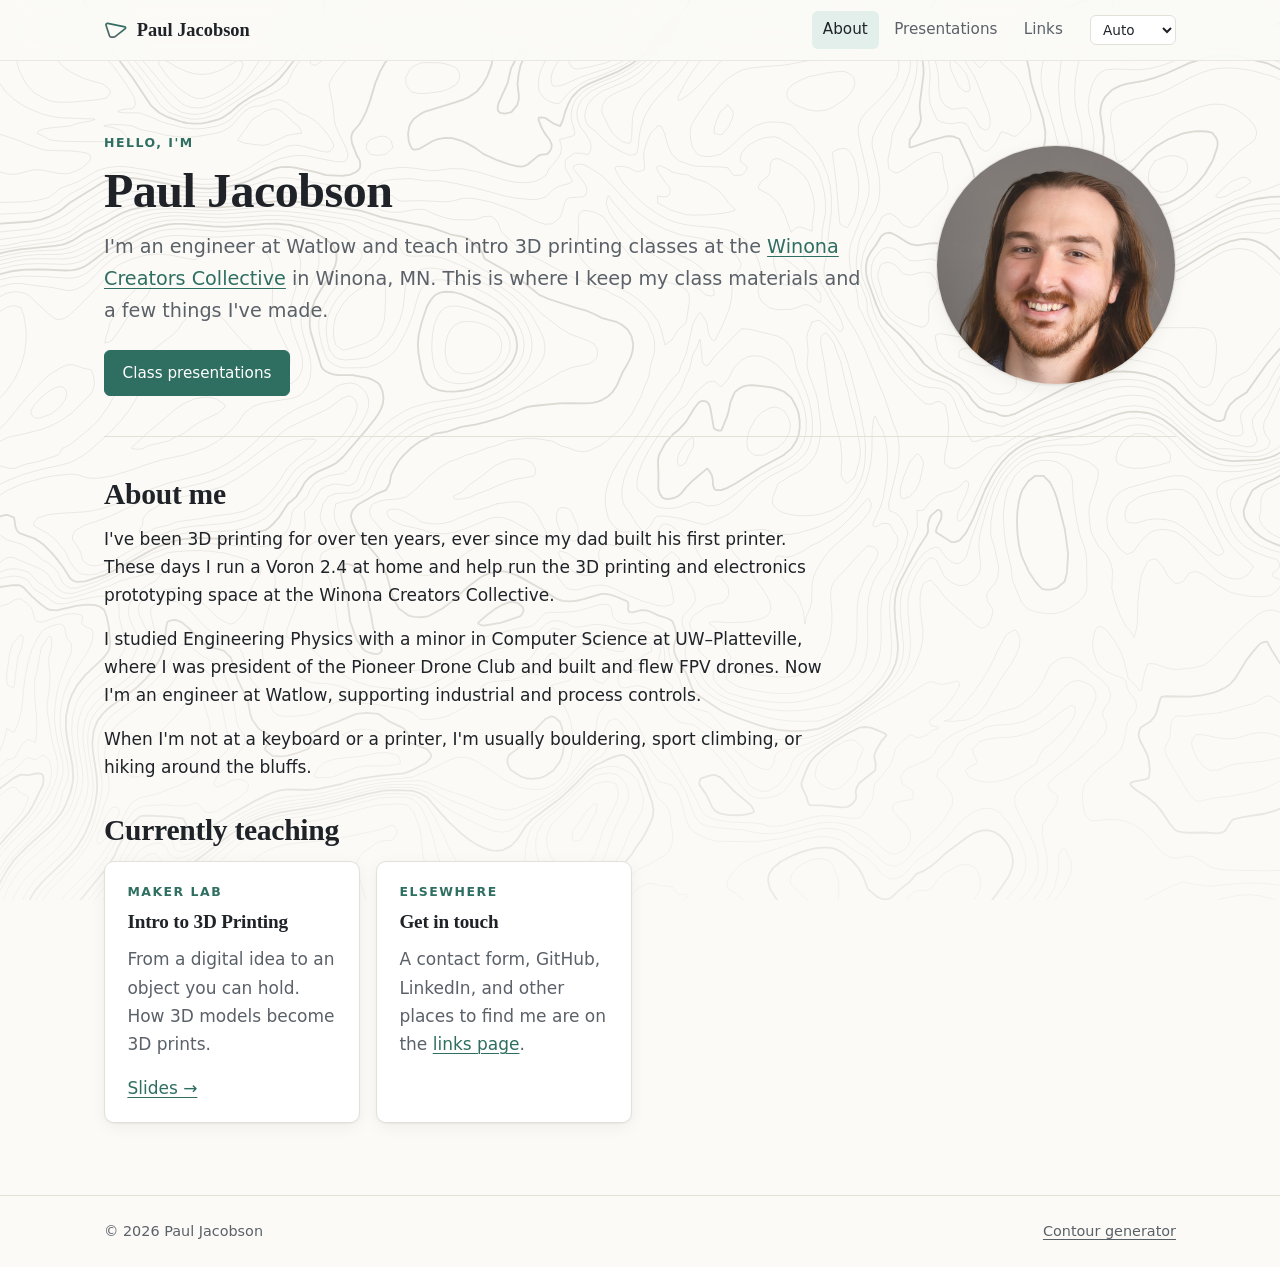
<file: index.html>
<!doctype html>
<html lang="en" data-theme="auto">
<head>
  <meta charset="utf-8">
  <meta name="viewport" content="width=device-width, initial-scale=1">
  <title>About</title>
  <meta name="description" content="Engineer · climber · maker · nerd">
  <script>try{document.documentElement.dataset.theme=localStorage.getItem('theme')||'auto'}catch(e){}</script>
  <link rel="icon" href="assets/img/favicon.svg" type="image/svg+xml">
  <link rel="stylesheet" href="assets/css/themes.css">
  <link rel="stylesheet" href="assets/css/site.css">
  <script type="module" src="assets/js/site.js"></script>
  <script type="module" src="assets/js/pages/about.js"></script>
</head>
<body data-page="home">
  <a class="skip-link" href="#main">Skip to content</a>

  <header class="site-header" data-site-header></header>  <!-- name and menu: data/site.yml -->

  <main id="main">
    <!-- The words on this page live in content/about.md -->
    <div class="wrap" data-about></div>
  </main>

  <footer class="site-footer" data-site-footer></footer>
</body>
</html>
</file>
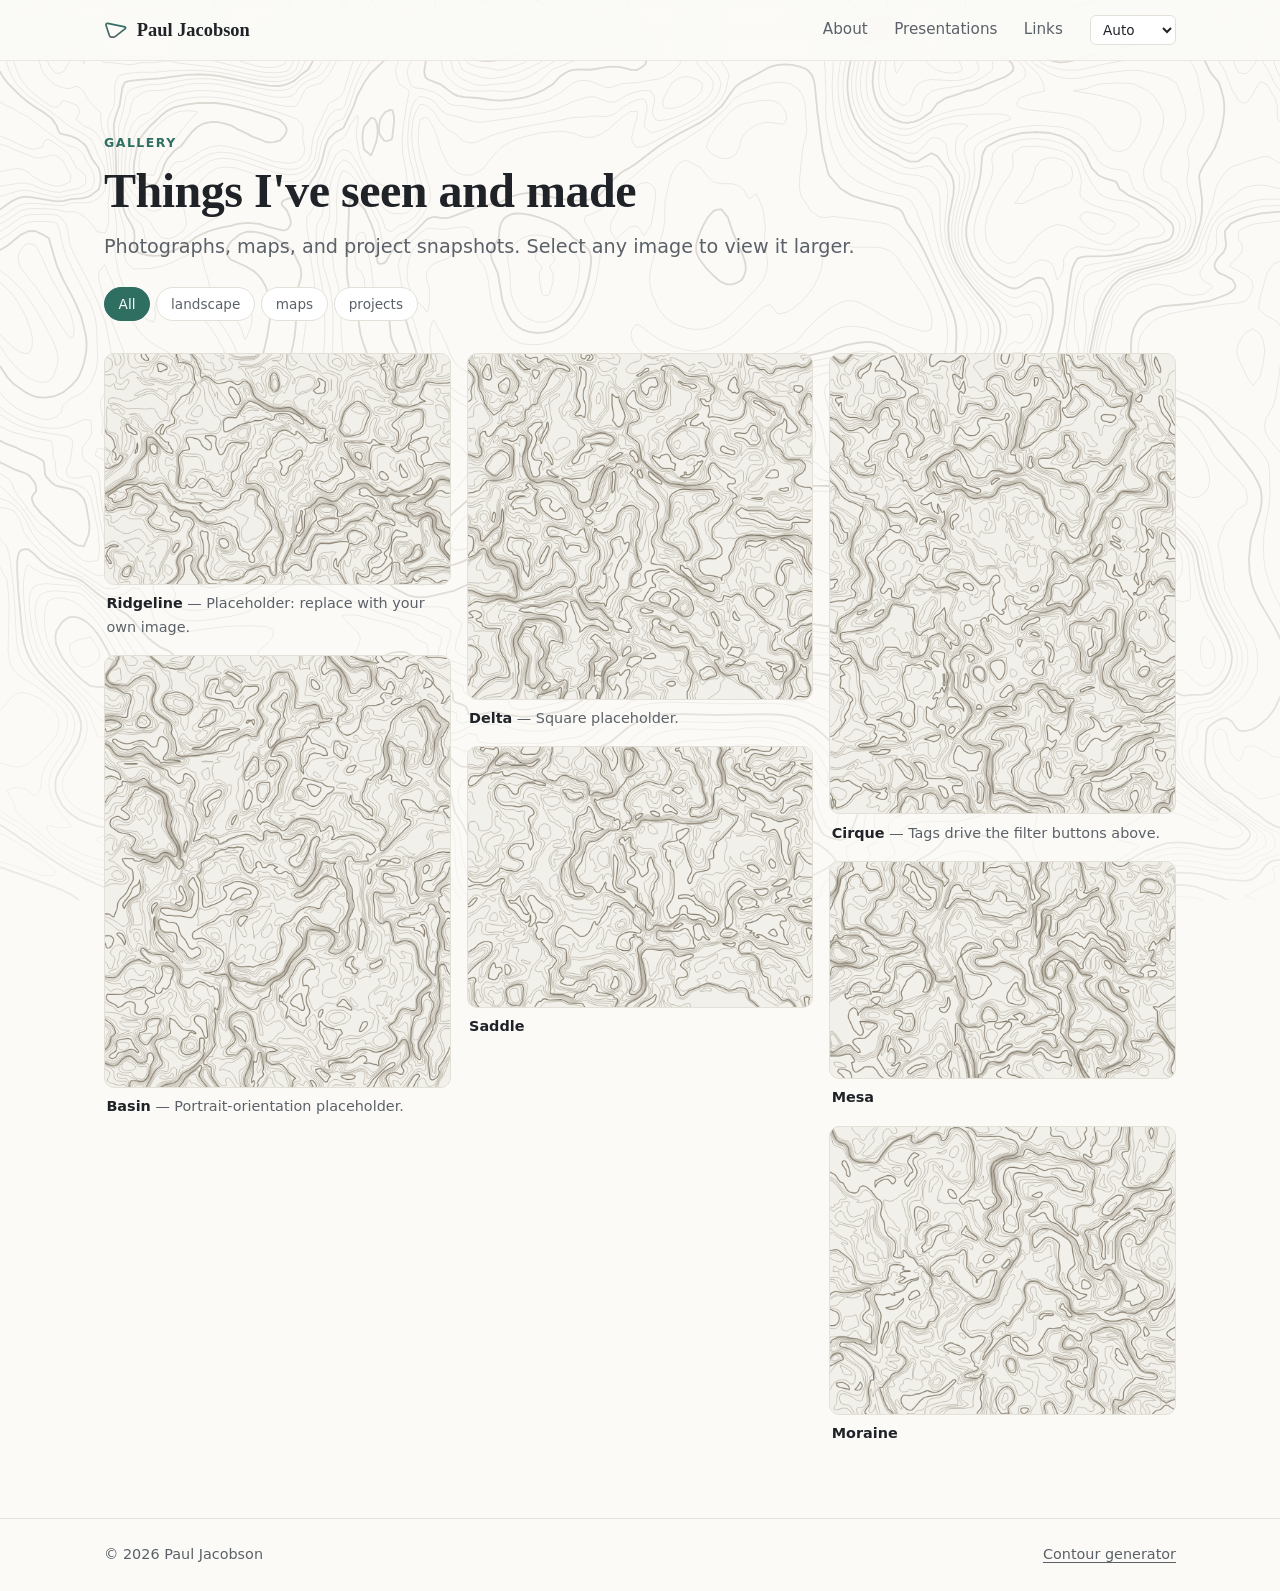
<file: gallery/index.html>
<!doctype html>
<html lang="en" data-theme="auto">
<head>
  <meta charset="utf-8">
  <meta name="viewport" content="width=device-width, initial-scale=1">
  <title>Gallery</title>
  <script>try{document.documentElement.dataset.theme=localStorage.getItem('theme')||'auto'}catch(e){}</script>
  <link rel="icon" href="../assets/img/favicon.svg" type="image/svg+xml">
  <link rel="stylesheet" href="../assets/css/themes.css">
  <link rel="stylesheet" href="../assets/css/site.css">
  <script type="module" src="../assets/js/site.js"></script>
  <script type="module" src="../assets/js/pages/gallery.js"></script>
</head>
<!-- Edit the text and images in data/gallery.yml -->
<body data-backdrop-seed="gallery">
  <a class="skip-link" href="#main">Skip to content</a>

  <header class="site-header" data-site-header></header>  <!-- name and menu: data/site.yml -->

  <main id="main">
    <div class="wrap">
      <p class="eyebrow" data-eyebrow></p>
      <h1 data-heading></h1>
      <p class="lede" data-intro></p>
      <div class="filters" data-filters role="group" aria-label="Filter by tag"></div>
      <div class="gallery" data-gallery></div>
    </div>
  </main>

  <dialog class="lightbox" aria-label="Image viewer">
    <div class="stage"></div>
    <div class="meta"><h2></h2><p></p></div>
    <button class="lb-btn lb-close" type="button" aria-label="Close">×</button>
    <button class="lb-btn lb-prev" type="button" aria-label="Previous">‹</button>
    <button class="lb-btn lb-next" type="button" aria-label="Next">›</button>
  </dialog>

  <footer class="site-footer" data-site-footer></footer>
</body>
</html>
</file>
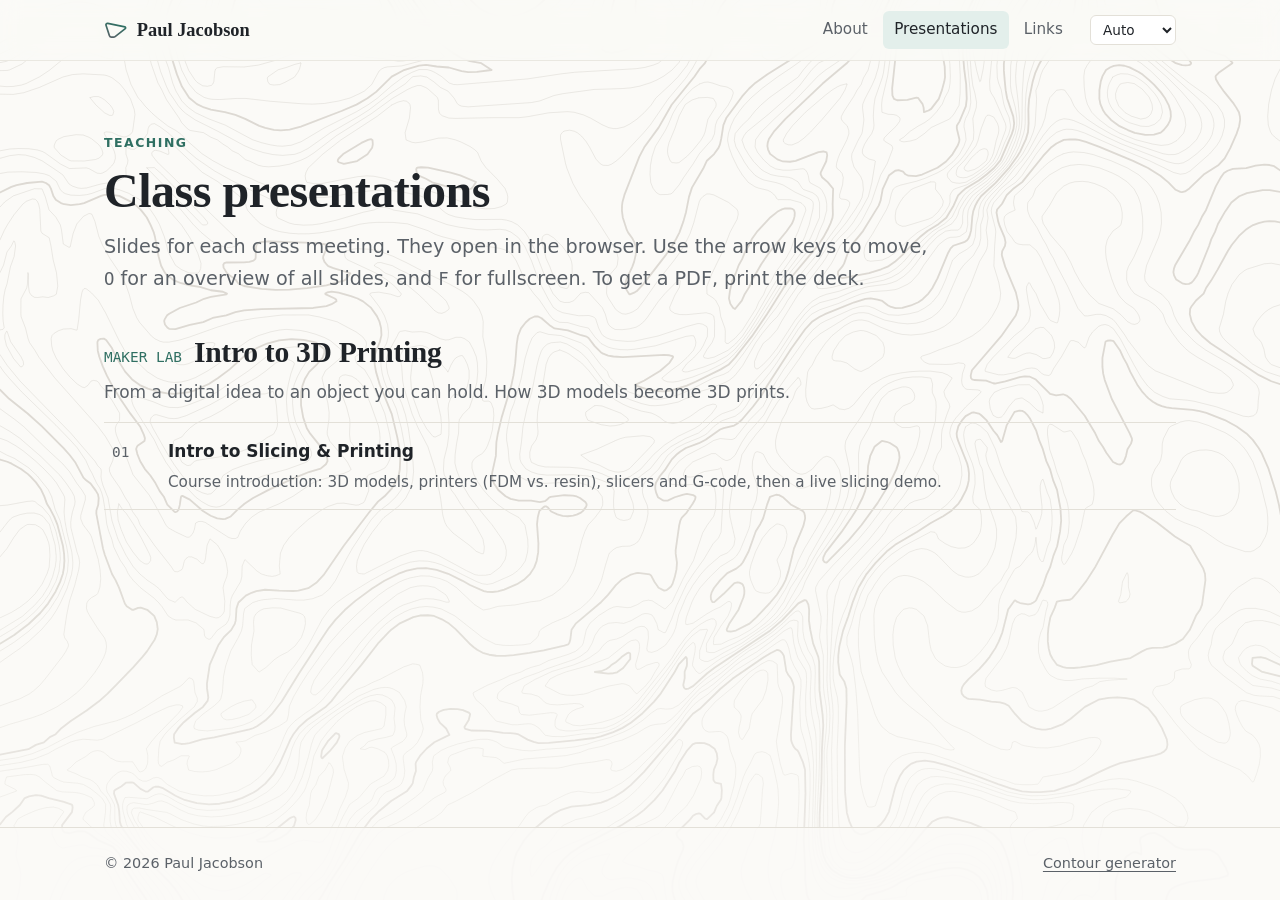
<file: presentations/index.html>
<!doctype html>
<html lang="en" data-theme="auto">
<head>
  <meta charset="utf-8">
  <meta name="viewport" content="width=device-width, initial-scale=1">
  <title>Presentations</title>
  <script>try{document.documentElement.dataset.theme=localStorage.getItem('theme')||'auto'}catch(e){}</script>
  <link rel="icon" href="../assets/img/favicon.svg" type="image/svg+xml">
  <link rel="stylesheet" href="../assets/css/themes.css">
  <link rel="stylesheet" href="../assets/css/site.css">
  <script type="module" src="../assets/js/site.js"></script>
  <script type="module" src="../assets/js/pages/presentations.js"></script>
</head>
<!-- Edit the text and course list in data/presentations.yml -->
<body data-backdrop-seed="slides">
  <a class="skip-link" href="#main">Skip to content</a>

  <header class="site-header" data-site-header></header>  <!-- name and menu: data/site.yml -->

  <main id="main">
    <div class="wrap">
      <p class="eyebrow" data-eyebrow></p>
      <h1 data-heading></h1>
      <p class="lede" data-intro></p>
      <div data-courses></div>
    </div>
  </main>

  <footer class="site-footer" data-site-footer></footer>
</body>
</html>
</file>
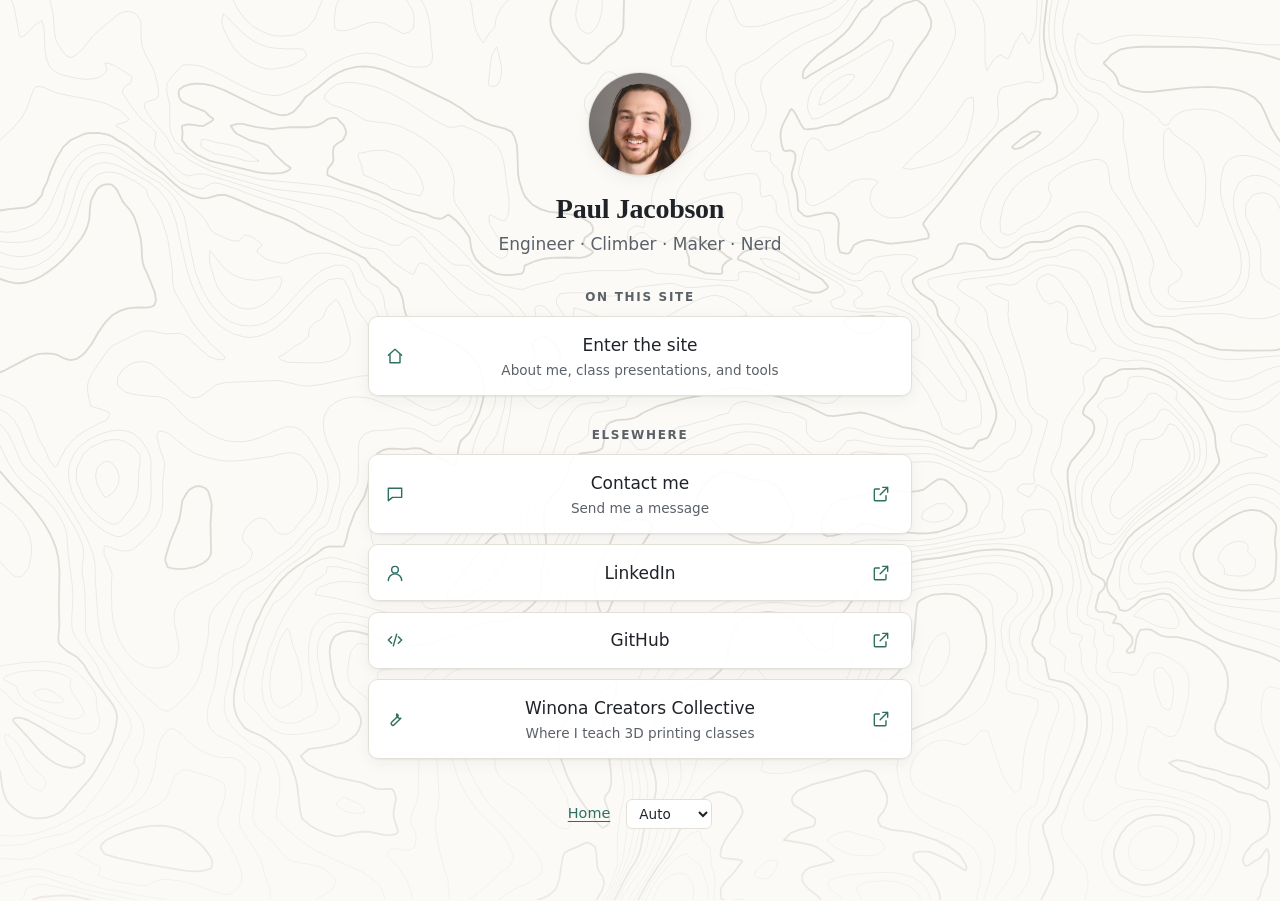
<file: tree/index.html>
<!doctype html>
<html lang="en" data-theme="auto">
<head>
  <meta charset="utf-8">
  <meta name="viewport" content="width=device-width, initial-scale=1">
  <title>Links</title>
  <meta name="description" content="All my links in one place.">
  <script>try{document.documentElement.dataset.theme=localStorage.getItem('theme')||'auto'}catch(e){}</script>
  <link rel="icon" href="../assets/img/favicon.svg" type="image/svg+xml">
  <link rel="stylesheet" href="../assets/css/themes.css">
  <link rel="stylesheet" href="../assets/css/site.css">
  <script type="module" src="../assets/js/site.js"></script>
  <script type="module" src="../assets/js/pages/tree.js"></script>
</head>
<!-- Edit the links in data/links.yml (your name is in data/site.yml) -->
<body class="tree-page" data-backdrop-seed="tree">
  <main id="main">
    <div class="wrap">
      <div class="tree">
        <img class="portrait" data-tree-portrait src="../assets/img/portrait.svg" alt="" width="104" height="104">
        <h1 data-tree-name>&nbsp;</h1>
        <p class="bio" data-tree-bio>&nbsp;</p>
        <div data-tree-sections></div>
        <div class="tree-foot muted">
          <a href="../">Home</a>
          <div data-theme-picker></div>
        </div>
      </div>
    </div>
  </main>
</body>
</html>
</file>
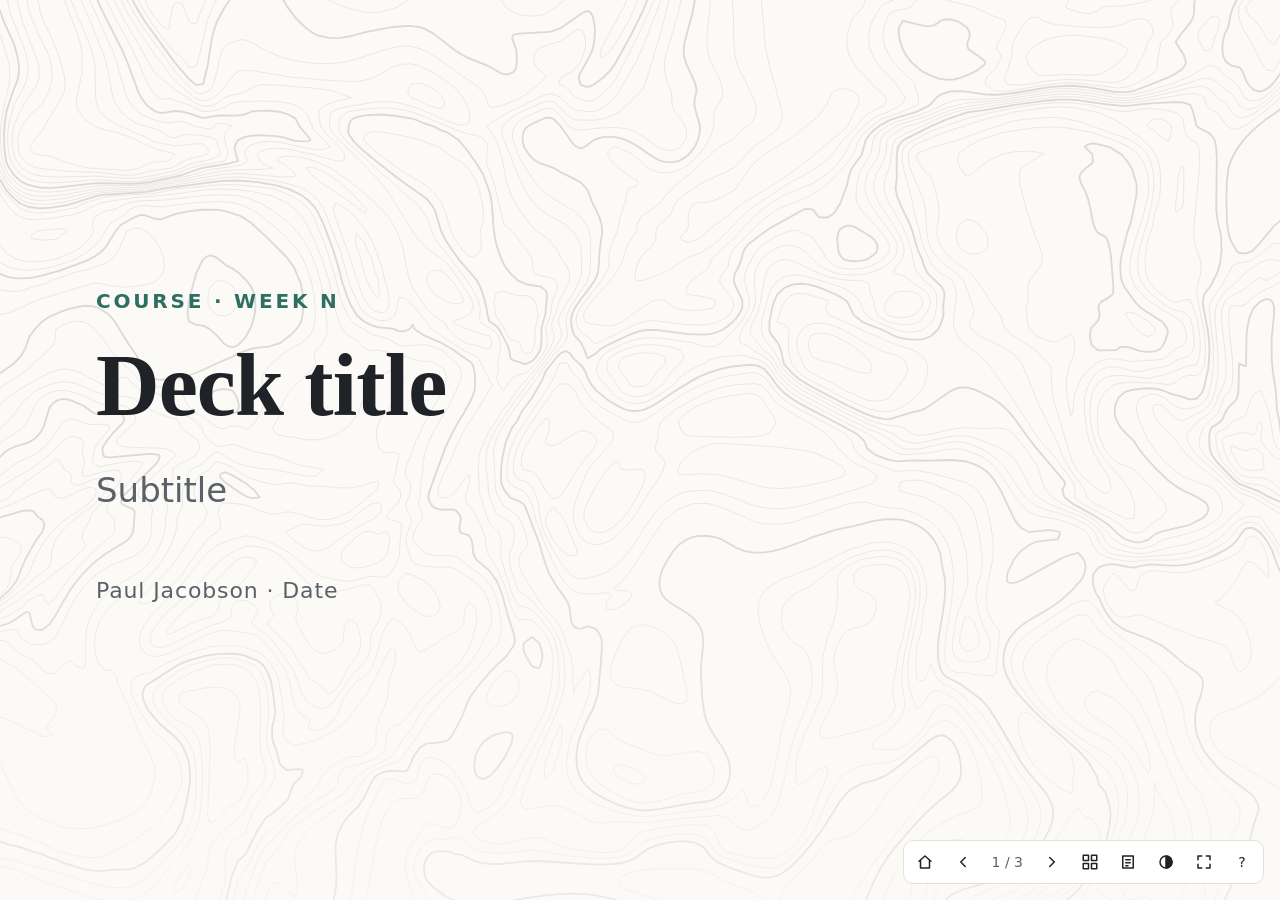
<file: presentations/_template/index.html>
<!doctype html>
<html lang="en" data-theme="auto">
<head>
  <meta charset="utf-8">
  <meta name="viewport" content="width=device-width, initial-scale=1">
  <title>Deck title · COURSE</title>
  <script>try{document.documentElement.dataset.theme=localStorage.getItem('theme')||'auto'}catch(e){}</script>
  <!--
    HOW TO USE THIS TEMPLATE
    1. Copy this folder to presentations/<course-id>/<NN-topic>/
    2. That's one folder deeper than this template, so add one "../" to the
       four asset paths below (../../assets → ../../../assets) and set
       data-home="../../" on the <main> element.
    3. Add the deck to data/presentations.yml.
    Prefer Markdown? Copy presentations/_template.md instead; it needs no path changes.
    See presentations/maker-lab/01-intro-to-slicing/ for a full example deck.
  -->
  <link rel="icon" href="../../assets/img/favicon.svg" type="image/svg+xml">
  <link rel="stylesheet" href="../../assets/css/themes.css">
  <link rel="stylesheet" href="../../assets/slides/slides.css">
  <script type="module" src="../../assets/slides/slides.js"></script>
</head>
<body>
<main class="deck" data-home="../" data-backdrop-seed="change-me">

  <section class="slide title">
    <p class="eyebrow">COURSE · Week N</p>
    <h1>Deck title</h1>
    <p class="subtitle">Subtitle</p>
    <p class="meta">Paul Jacobson · Date</p>
  </section>

  <section class="slide">
    <h2>Slide heading</h2>
    <ul>
      <li>Point one</li>
      <li class="step">Revealed on the next key press</li>
    </ul>
    <aside class="notes"><p>Speaker notes (press N).</p></aside>
  </section>

  <section class="slide center">
    <h2>Questions?</h2>
  </section>

</main>
</body>
</html>
</file>
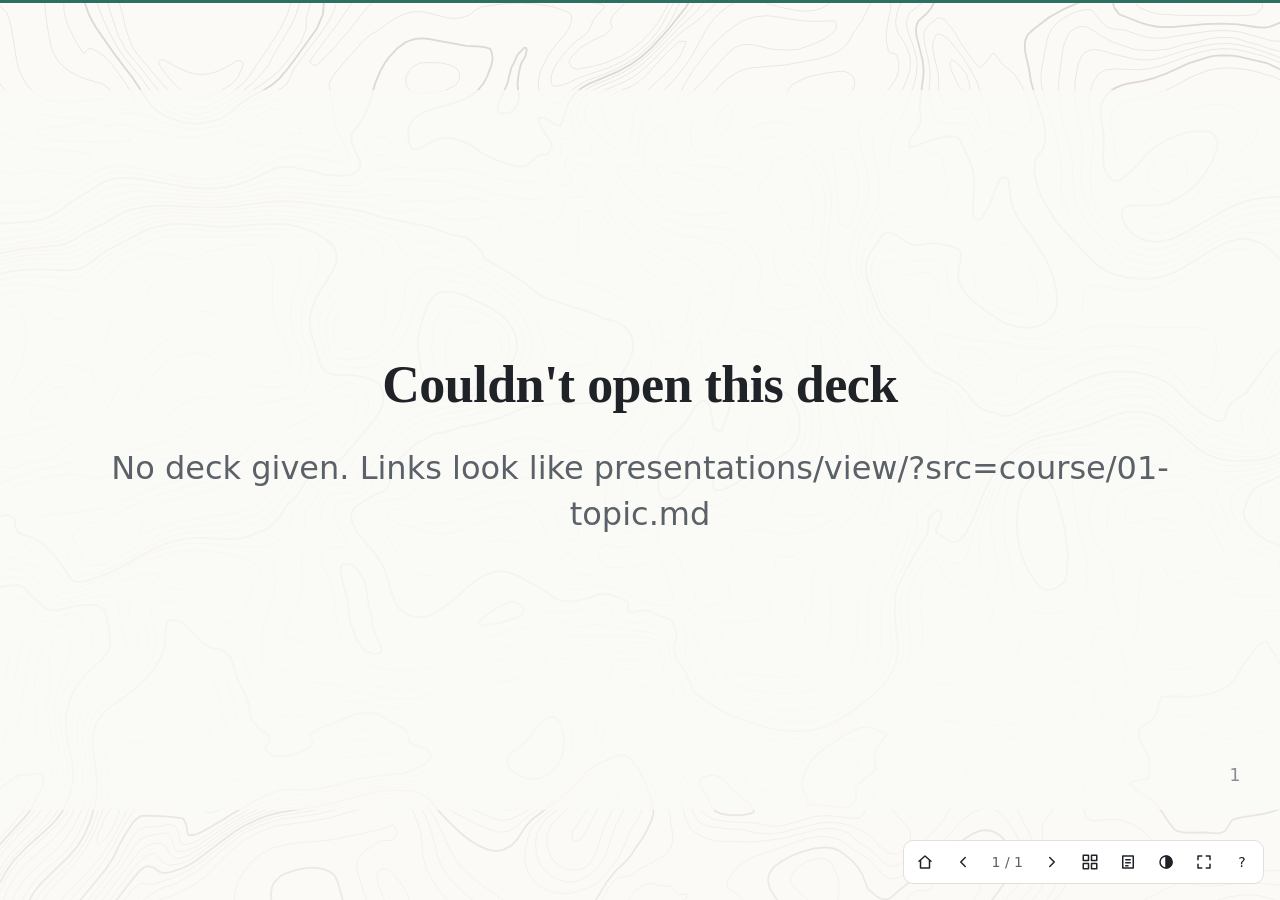
<file: presentations/view/index.html>
<!doctype html>
<html lang="en" data-theme="auto">
<head>
  <meta charset="utf-8">
  <meta name="viewport" content="width=device-width, initial-scale=1">
  <title>Slides</title>
  <script>try{document.documentElement.dataset.theme=localStorage.getItem('theme')||'auto'}catch(e){}</script>
  <!--
    Viewer for Markdown decks. You don't need to edit this file.
    It opens presentations/view/?src=<course>/<deck>.md and turns the
    Markdown into slides (assets/slides/markdown.js).
  -->
  <link rel="icon" href="../../assets/img/favicon.svg" type="image/svg+xml">
  <link rel="stylesheet" href="../../assets/css/themes.css">
  <link rel="stylesheet" href="../../assets/slides/slides.css">
  <script type="module" src="../../assets/slides/markdown.js"></script>
</head>
<body>
<main class="deck" data-home="../"></main>
</body>
</html>
</file>
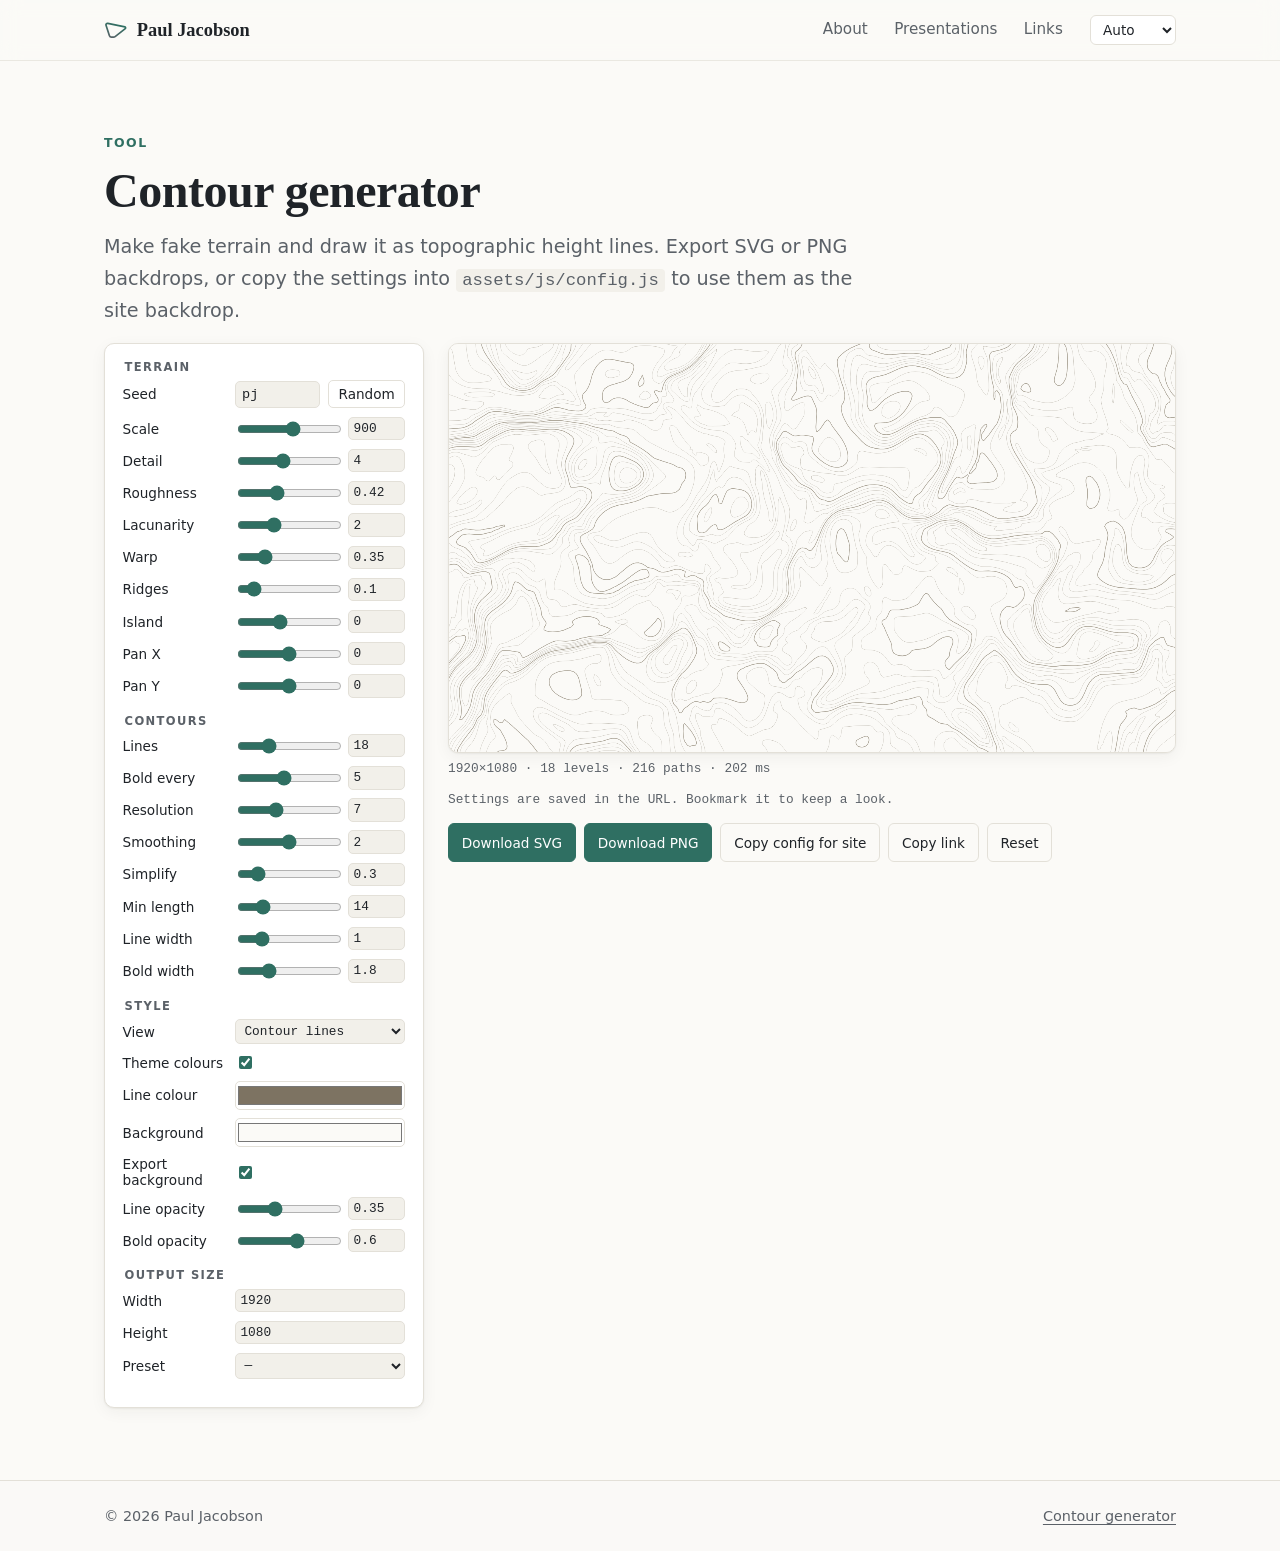
<file: tools/heightmap/index.html>
<!doctype html>
<html lang="en" data-theme="auto">
<head>
  <meta charset="utf-8">
  <meta name="viewport" content="width=device-width, initial-scale=1">
  <title>Contour Generator</title>
  <meta name="description" content="Generate fake terrain and render it as subtle topographic contour lines.">
  <script>try{document.documentElement.dataset.theme=localStorage.getItem('theme')||'auto'}catch(e){}</script>
  <link rel="icon" href="../../assets/img/favicon.svg" type="image/svg+xml">
  <link rel="stylesheet" href="../../assets/css/themes.css">
  <link rel="stylesheet" href="../../assets/css/site.css">
  <script type="module" src="../../assets/js/site.js"></script>
  <script type="module" src="tool.js"></script>
  <style>
    .tool { display: grid; grid-template-columns: 20rem minmax(0, 1fr); gap: 1.5rem; align-items: start; }
    @media (max-width: 860px) { .tool { grid-template-columns: 1fr; } .tool .preview { order: -1; } }
    .panel { padding: 1rem 1.1rem; display: grid; gap: 0.25rem; }
    .panel fieldset { border: 0; padding: 0; margin: 0 0 0.75rem; display: grid; gap: 0.55rem; }
    .panel legend { font: 600 0.72rem var(--font-sans); letter-spacing: 0.12em; text-transform: uppercase; color: var(--text-muted); margin-bottom: 0.4rem; }
    .ctl { display: grid; grid-template-columns: 6.5rem 1fr 3.6rem; align-items: center; gap: 0.5rem; font: 0.85rem var(--font-sans); }
    .ctl input[type="range"] { width: 100%; accent-color: var(--accent); }
    .ctl input[type="number"], .ctl input[type="text"], .ctl select {
      width: 100%; font: 0.8rem var(--font-mono); color: var(--text); background: var(--bg-sunk);
      border: 1px solid var(--border); border-radius: 5px; padding: 0.2rem 0.3rem;
    }
    .ctl.wide { grid-template-columns: 6.5rem 1fr; }
    .ctl input[type="color"] { width: 100%; height: 1.8rem; border: 1px solid var(--border); border-radius: 5px; background: none; padding: 0; }
    .ctl input[type="checkbox"] { accent-color: var(--accent); justify-self: start; }
    .seed-row { display: grid; grid-template-columns: 6.5rem 1fr auto; gap: 0.5rem; align-items: center; font: 0.85rem var(--font-sans); }
    .seed-row input { font: 0.85rem var(--font-mono); color: var(--text); background: var(--bg-sunk); border: 1px solid var(--border); border-radius: 5px; padding: 0.3rem 0.4rem; min-width: 0; }
    .seed-row button { font: inherit; padding: 0.3rem 0.6rem; border-radius: 5px; border: 1px solid var(--border); background: var(--bg-elev); color: var(--text); cursor: pointer; }
    .preview { position: sticky; top: 5rem; }
    .preview .frame { border: 1px solid var(--border); border-radius: var(--radius); overflow: hidden; box-shadow: var(--shadow); background: var(--bg); }
    .preview canvas { width: 100%; height: auto; }
    .preview .status { font: 0.8rem var(--font-mono); color: var(--text-muted); margin-top: 0.5rem; display: flex; justify-content: space-between; gap: 1rem; flex-wrap: wrap; }
    .actions { display: flex; flex-wrap: wrap; gap: 0.5rem; margin-top: 1rem; }
    .actions .button { font-size: 0.85rem; padding: 0.45rem 0.8rem; }
    .toast { position: fixed; bottom: 1.5rem; left: 50%; translate: -50% 0; background: var(--text); color: var(--bg); padding: 0.5rem 1rem; border-radius: 6px; font: 0.9rem var(--font-sans); opacity: 0; transition: opacity .2s; pointer-events: none; }
    .toast.show { opacity: 1; }
  </style>
</head>
<body data-backdrop="off">
  <a class="skip-link" href="#main">Skip to content</a>

  <header class="site-header" data-site-header></header>  <!-- name and menu: data/site.yml -->

  <main id="main">
    <div class="wrap">
      <p class="eyebrow">Tool</p>
      <h1>Contour generator</h1>
      <p class="lede">Make fake terrain and draw it as topographic height lines. Export SVG or PNG backdrops,
        or copy the settings into <code>assets/js/config.js</code> to use them as the site backdrop.</p>

      <div class="tool">
        <form class="card panel" data-controls onsubmit="return false"></form>

        <div class="preview">
          <div class="frame"><canvas data-preview></canvas></div>
          <div class="status"><span data-status></span><span>Settings are saved in the URL. Bookmark it to keep a look.</span></div>
          <div class="actions">
            <button class="button" type="button" data-act="svg">Download SVG</button>
            <button class="button" type="button" data-act="png">Download PNG</button>
            <button class="button ghost" type="button" data-act="config">Copy config for site</button>
            <button class="button ghost" type="button" data-act="link">Copy link</button>
            <button class="button ghost" type="button" data-act="reset">Reset</button>
          </div>
        </div>
      </div>
    </div>
  </main>

  <div class="toast" role="status" aria-live="polite"></div>

  <footer class="site-footer" data-site-footer></footer>
</body>
</html>
</file>
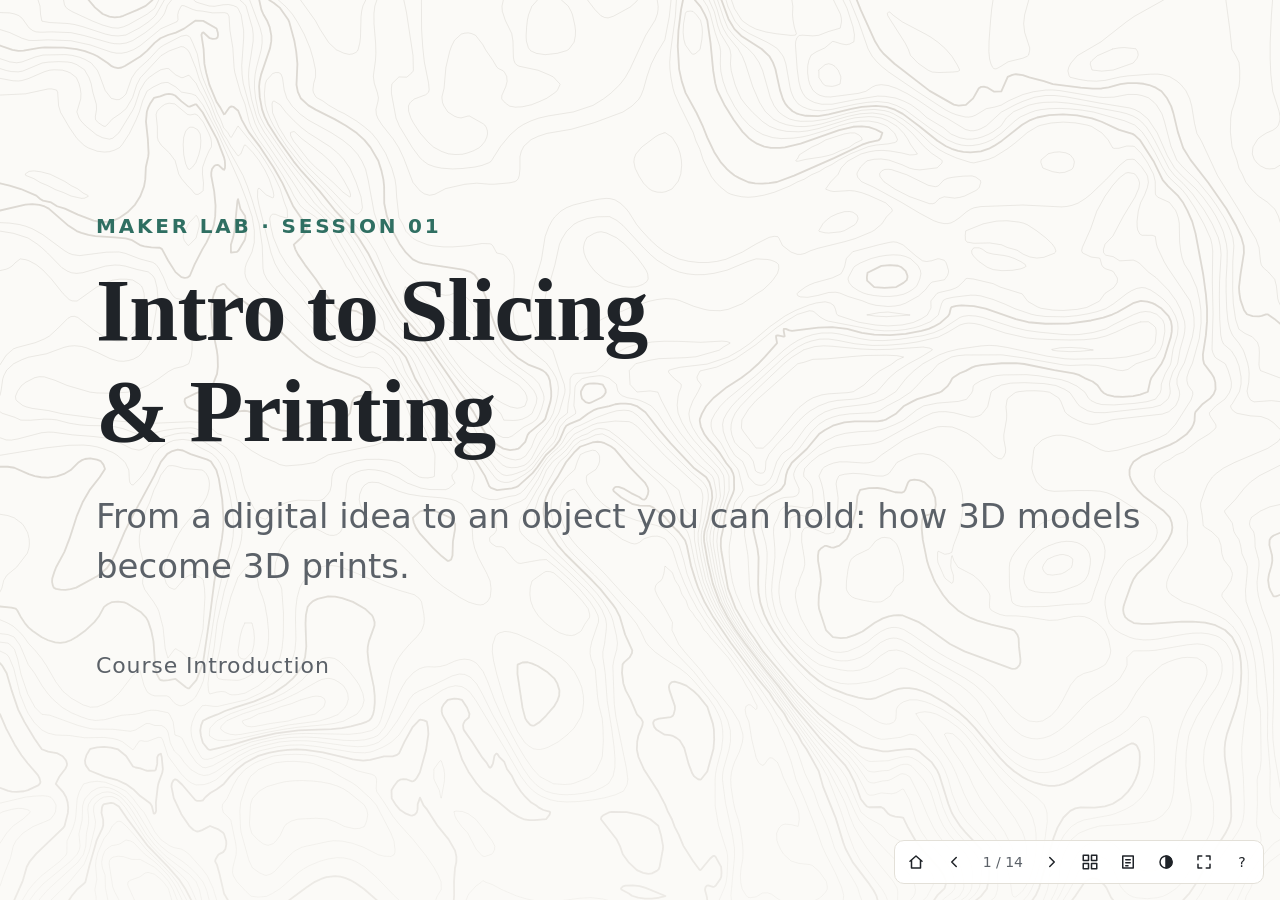
<file: presentations/maker-lab/01-intro-to-slicing/index.html>
<!doctype html>
<html lang="en" data-theme="auto">
<head>
  <meta charset="utf-8">
  <meta name="viewport" content="width=device-width, initial-scale=1">
  <title>Intro to Slicing &amp; Printing · Maker Lab</title>
  <script>try{document.documentElement.dataset.theme=localStorage.getItem('theme')||'auto'}catch(e){}</script>
  <link rel="icon" href="../../../assets/img/favicon.svg" type="image/svg+xml">
  <link rel="stylesheet" href="../../../assets/css/themes.css">
  <link rel="stylesheet" href="../../../assets/slides/slides.css">
  <script type="module" src="../../../assets/slides/slides.js"></script>
  <style>
    /* Layout tweaks for this deck only. Shared components (.flow, .agenda, .tiles …) live in assets/slides/slides.css. */
    .about .printers { gap: 12px; }
    .about .printers > * { padding: 10px 20px; }
    .about .photos { display: grid; gap: 14px; }
    .about .photos figure { gap: 6px; }
    .about .photos img { width: 100%; object-fit: cover; }
    .about .photos .current img { height: 205px; object-position: center 45%; }
    .about .photos .dads img { height: 165px; }
    .dials .tiles { gap: 12px; }
    .dials .tiles strong { font-size: 21px; }
    .dials .tiles span { font-size: 17px; }
    .slicer .layers { padding-top: 12px; }
  </style>
</head>
<body>
<main class="deck" data-home="../../" data-backdrop-seed="maker-lab-01">

  <!-- 1 · Title -->
  <section class="slide title">
    <p class="eyebrow">Maker Lab · Session 01</p>
    <h1>Intro to Slicing &amp; Printing</h1>
    <p class="subtitle">From a digital idea to an object you can hold: how 3D models become 3D prints.</p>
    <p class="meta">Course Introduction</p>
  </section>

  <!-- 2 · About me -->
  <section class="slide about">
    <h2>About Me <span class="muted" style="font-weight:400">· Paul Jacobson</span></h2>
    <p class="lede">General nerd, from 3D printing to climbing.</p>
    <div class="cols wide-right">
      <div class="tiles printers" style="--tile-cols: 1">
        <div><strong>10+ years printing</strong><span>Since my dad built his first 3D printer</span></div>
        <div><strong>Artillery X1 Sidewinder</strong><span>First printer: the “potato chip”</span></div>
        <div><strong>Voron 2.4</strong><span>Current printer</span></div>
        <div><strong>Prusa XL</strong><span>Work printer, former employer</span></div>
        <div><strong>Formlabs Form 3 (resin)</strong><span>Work printer, former employer</span></div>
      </div>
      <div class="photos">
        <figure class="current">
          <img src="voron.jpg" alt="Paul's current printer, a Voron 2.4 in an enclosure with its door open">
          <figcaption><strong>Current 3D printer</strong>, a Voron 2.4</figcaption>
        </figure>
        <figure class="dads">
          <img src="dads-printers.jpg" alt="A workbench with several 3D printers; Paul's first printer is on the left">
          <figcaption><strong>Dad's printers</strong>: my first is on the left (since modified)</figcaption>
        </figure>
      </div>
    </div>
  </section>

  <!-- 3 · Agenda -->
  <section class="slide">
    <h2>What This Course Covers</h2>
    <p class="lede">Five stops between an idea and a finished print.</p>
    <div class="cols wide-left" style="align-items: center">
      <ol class="agenda">
        <li><strong>Metaphysical → Physical</strong><span>How a 3D model becomes a real object.</span></li>
        <li><strong>What is a 3D model?</strong><span>Digital files that encode shape.</span></li>
        <li><strong>What is a 3D printer?</strong><span>A machine that follows instructions.</span></li>
        <li><strong>What is a slicer?</strong><span>The software between model and machine.</span></li>
        <li><strong>Slicing &amp; printer time</strong><span>Live demo, start to finish.</span></li>
      </ol>
      <blockquote>
        “A 3D printer is just a glorified hot glue gun.”
        <!-- <cite>— you, in about 30 minutes</cite> -->
      </blockquote>
    </div>
  </section>

  <!-- 4 · Pipeline -->
  <section class="slide">
    <h2>Metaphysical → Physical</h2>
    <p class="lede">Three stages turn an idea into an object.</p>
    <div class="flow" style="margin-top: 36px">
      <div><span class="icon">●</span><h3>3D Model</h3><p>A digital file describing a shape in space</p></div>
      <div><span class="icon">≡</span><h3>Slicer</h3><p>Turns the shape into layer-by-layer instructions</p></div>
      <div class="hl"><span class="icon">▲</span><h3>Printing</h3><p>The printer follows those instructions, layer by layer</p></div>
    </div>
    <!-- <p class="muted push" style="text-align: center; font-style: italic; font-size: 24px">Everything in this course lives inside one of these three boxes.</p> -->
  </section>

  <!-- 5 · Activity -->
  <section class="slide section">
    <p class="eyebrow">Activity</p>
    <h2>What Do We Want to Print?</h2>
    <p style="max-width: 30ch; color: var(--text-muted)">Head to <a href="https://www.printables.com">printables.com</a> and pick one model as a class. We'll carry it through the whole pipeline: model → slicer → print.</p>
    <ul style="font-size: 26px">
      <li>Keep it simple</li>
      <li>No supports needed (ideally)</li>
      <li>Something we can print today</li>
    </ul>
  </section>

  <!-- 6 · What is a 3D model? -->
  <section class="slide">
    <h2>What Is a 3D Model?</h2>
    <p class="lede">A digital file that describes a shape in three dimensions.</p>
    <div class="cols">
      <div style="display: grid; gap: 28px">
        <p style="font-size: 25px">A 3D model is data, not an object: points, edges, and surfaces stored as a file.</p>
        <div>
          <p class="label">Common file formats</p>
          <dl class="badges">
            <dt>STL</dt><dd>The classic print format: a mesh of triangles. No color, no units.</dd>
            <dt>3MF</dt><dd>Modern replacement for STL: units, color, materials, even print settings</dd>
            <dt>OBJ</dt><dd>Mesh that can carry color and textures (in a companion .mtl file)</dd>
            <dt>STEP</dt><dd>Exact CAD geometry for sharing between CAD programs; most slicers can import it</dd>
          </dl>
        </div>
      </div>
      <div class="box">
        <p class="label">Get models instead of making them</p>
        <p style="font-size: 22px; margin-bottom: 18px">Huge free (and paid) libraries of ready-to-print models:</p>
        <div class="chips" style="--chip-cols: 1">
          <span><a href="https://www.printables.com">printables.com</a></span>
          <span><a href="https://makerworld.com">makerworld.com</a></span>
          <span><a href="https://www.thingiverse.com">thingiverse.com</a></span>
        </div>
        <p class="muted" style="font-size: 19px; margin-top: 18px"><em>STL is still the most common download, but 3MF is catching up.</em></p>
      </div>
    </div>
  </section>

  <!-- 7 · How models are created -->
  <section class="slide">
    <h2>How Are 3D Models Created?</h2>
    <p class="lede">Design it, sculpt it, scan it, and now, ask an AI for it.</p>
    <div class="cols">
      <div class="tiles" style="--tile-cols: 1; gap: 12px">
        <div><strong>Parametric CAD</strong><span>Design with dimensions &amp; constraints: SolidWorks, Onshape, Fusion, FreeCAD</span></div>
        <div><strong>Shape-based / direct modeling</strong><span>Push, pull &amp; combine shapes: Tinkercad, Plasticity</span></div>
        <div><strong>Mesh modeling &amp; sculpting</strong><span>Organic shapes, art &amp; characters: Blender, ZBrush</span></div>
        <div><strong>3D scanning</strong><span>Capture a real object as a mesh (scanner or photogrammetry)</span></div>
      </div>
      <div class="box">
        <p class="label">New: AI is starting to do the CAD</p>
        <ul style="font-size: 20px; gap: 10px">
          <li><strong>Zoo Text-to-CAD</strong>: describe a part, get an editable CAD model</li>
          <li><strong>Adam</strong>: chat-based CAD copilot</li>
          <li><strong>Backflip</strong>: turns scans &amp; meshes into editable CAD</li>
          <li><strong><a href="https://www.cnckitchen.com/blog/scanruler-free-3d-scan-reverse-engineering">ScanRuler</a></strong> (CNC Kitchen, free): an AI agent reverse-engineers a 3D scan into a parametric STEP file</li>
        </ul>
        <p class="muted" style="font-size: 19px; margin-top: 14px"><em>Great for simple parts; still struggles with complex ones. Always check the dimensions.</em></p>
      </div>
    </div>
  </section>

  <!-- 8 · What is a 3D printer? -->
  <section class="slide">
    <h2>What Is a 3D Printer?</h2>
    <p class="lede">A machine that follows instructions: one at a time, exactly as written.</p>
    <div class="cols wide-left" style="align-items: center">
      <div style="display: grid; gap: 26px">
        <p style="font-size: 25px">A printer has no idea it's making a phone stand or a dragon. It only knows the <strong>next instruction</strong>, and it does just a handful of things:</p>
        <div class="tiles" style="--tile-cols: 3">
          <div><strong>Move</strong><span>along X, Y &amp; Z</span></div>
          <div><strong>Heat</strong><span>nozzle &amp; bed</span></div>
          <div class="hl"><strong>Extrude</strong><span>push out plastic</span></div>
        </div>
        <p class="muted" style="font-size: 21px"><em>Good instructions → good print. Bad instructions → spaghetti. The printer can't tell the difference.</em></p>
      </div>
      <div class="box">
        <p class="label">The printer's to-do list</p>
        <ol style="font-size: 21px; gap: 8px">
          <li>Go to the home position</li>
          <li>Heat the nozzle to 210 °C</li>
          <li>Move to the starting point</li>
          <li>Move right 30 mm while pushing out plastic</li>
          <li>Raise up one layer</li>
        </ol>
        <p class="muted" style="font-size: 19px; margin-top: 14px"><em>…repeat for thousands of lines. So who writes the list? That's the slicer.</em></p>
      </div>
    </div>
  </section>

  <!-- 9 · FDM vs resin -->
  <section class="slide">
    <h2>FDM vs. Resin</h2>
    <p class="lede">The two printer types you'll meet most often.</p>
    <div class="cols" style="font-size: 25px">
      <div class="box">
        <h3>FDM</h3>
        <p class="muted small" style="margin-bottom: 16px"><em>Fused Deposition Modeling</em></p>
        <ul>
          <li>Melts plastic filament through a nozzle</li>
          <li>Draws each layer like a hot glue gun</li>
          <li>Cheap, sturdy, easy to maintain</li>
          <li>Lower detail, visible layer lines</li>
        </ul>
      </div>
      <div class="box">
        <h3>Resin</h3>
        <p class="muted small" style="margin-bottom: 16px"><em>SLA / DLP / MSLA</em></p>
        <ul>
          <li>Cures liquid resin with light, layer by layer</li>
          <li>Excellent fine detail and smooth surfaces</li>
          <li>Prints need washing + UV curing after</li>
          <li>Messier; resin is toxic uncured</li>
        </ul>
      </div>
    </div>
  </section>

  <!-- 10 · What is a slicer? -->
  <section class="slide slicer">
    <h2>What Is a Slicer?</h2>
    <p class="lede">The software that turns a shape into instructions a printer can follow.</p>
    <div class="cols wide-left" style="align-items: center">
      <div style="display: grid; gap: 36px">
        <blockquote style="font-size: 32px">An FDM printer is basically a glorified hot glue gun mounted on a computer-controlled arm.</blockquote>
        <p style="font-size: 25px">So how do you turn a shape into instructions for that arm? First you slice the model into thin horizontal layers. Then, layer by layer, you trace the outline and fill it in. Repeat until the model is complete.</p>
      </div>
      <figure>
        <div class="layers" aria-hidden="true">
          <i style="--w: 14"></i><i style="--w: 24"></i><i style="--w: 34"></i><i style="--w: 44"></i><i style="--w: 54"></i>
          <i style="--w: 64"></i><i style="--w: 74"></i><i style="--w: 84"></i><i style="--w: 94"></i>
        </div>
        <figcaption style="text-align: center"><em>sliced into layers</em></figcaption>
      </figure>
    </div>
  </section>

  <!-- 11 · More than slicing -->
  <section class="slide dials">
    <h2>It Does More Than Just Slice</h2>
    <p class="lede">Supports, cooling, temperature, speed: lots of dials for a complex output.</p>
    <div class="cols">
      <div style="display: grid; gap: 18px">
        <div class="tiles">
          <div><strong>Plastic type</strong><span>PLA, PETG, ABS…</span></div>
          <div><strong>Filament diameter</strong><span>usually 1.75 mm</span></div>
          <div><strong>Layer height</strong><span>resolution vs. speed</span></div>
          <div><strong>Printer properties</strong><span>bed size, nozzle, etc.</span></div>
        </div>
        <p class="muted" style="font-size: 19px"><em>(also: supports, cooling, extrusion temperature, extrusion rate…)</em></p>
        <p style="font-size: 23px">Many different slicers exist, but most are forks of a single open-source project. I'd recommend Orca-Slicer.</p>
      </div>
      <div class="box">
        <p class="label">Slicers produce G-code</p>
        <p style="font-size: 21px; margin-bottom: 14px">Plain-text commands that drive the printer like a CNC machine:</p>
<pre style="font-size: 19px; padding: 18px 22px"><code>G28                ; home all axes
M104 S210          ; set nozzle temp
G1 X50 Y50 F3000   ; move into position
G1 X80 E12         ; extrude while moving
G1 Z0.2            ; move up one layer</code></pre>
        <p class="muted" style="font-size: 19px; margin-top: 14px"><em>Every move, every temperature, every extrusion, spelled out one line at a time.</em></p>
      </div>
    </div>
  </section>

  <!-- 12 · Demo steps -->
  <section class="slide">
    <h2>Slicing Time &amp; Printer Time</h2>
    <p class="lede">Live demo: from our chosen model to a running print.</p>
    <div class="flow compact" style="margin-top: 40px">
      <div><span class="num">1</span><p>First-time setup</p></div>
      <div><span class="num">2</span><p>Select printer type</p></div>
      <div><span class="num">3</span><p>Select filament</p></div>
      <div><span class="num">4</span><p>Add model</p></div>
      <div><span class="num">5</span><p>Slice</p></div>
      <div><span class="num">6</span><p>Transfer file</p></div>
      <div class="hl"><span class="num">7</span><p>Print!</p></div>
    </div>
    <p style="text-align: center; font-size: 24px; margin-top: 28px">We'll load the model we picked earlier, walk through each step live, and send it to the printer by the end of class.</p>
  </section>

  <!-- 13 · Resources -->
  <section class="slide">
    <p class="eyebrow">Keep learning</p>
    <h2>Resources</h2>
    <div style="display: grid; gap: 18px; max-width: 900px">
      <a class="link-card" href="https://www.youtube.com/@CNCKitchen"><span class="icon">▷</span><span><strong>CNC Kitchen</strong><span>In-depth testing and tuning of printers, filaments, and settings on YouTube.</span></span></a>
      <a class="link-card" href="https://www.youtube.com/@3DPrintingNerd"><span class="icon">▷</span><span><strong>3D Printing Nerd</strong><span>All things 3D printing, from beginner to advanced.</span></span></a>
      <a class="link-card" href="https://www.youtube.com/@MakersMuse"><span class="icon">▷</span><span><strong>Maker's Muse</strong><span>In-depth videos about slicer settings and other tips and tricks.</span></span></a>
    </div>
    <p class="muted push" style="font-style: italic; font-size: 22px">Next class: we print the model we picked today. Bring questions.</p>
  </section>

  <!-- 14 · QR to links page -->
  <section class="slide center">
    <a href="https://drivenupawall.com/tree/" aria-label="drivenupawall.com/tree/">
      <svg viewBox="-2 -2 33 33" width="520" height="520" shape-rendering="crispEdges" style="display: block; border-radius: 16px" role="img" aria-label="QR code linking to drivenupawall.com/tree/">
        <rect x="-2" y="-2" width="33" height="33" fill="#fff"/>
        <path stroke="#000" transform="translate(0,0.5)" d="M0,0h1M1,0h1M2,0h1M3,0h1M4,0h1M5,0h1M6,0h1M8,0h1M12,0h1M13,0h1M14,0h1M15,0h1M17,0h1M18,0h1M22,0h1M23,0h1M24,0h1M25,0h1M26,0h1M27,0h1M28,0h1M0,1h1M6,1h1M9,1h1M11,1h1M12,1h1M15,1h1M17,1h1M22,1h1M28,1h1M0,2h1M2,2h1M3,2h1M4,2h1M6,2h1M8,2h1M12,2h1M13,2h1M17,2h1M22,2h1M24,2h1M25,2h1M26,2h1M28,2h1M0,3h1M2,3h1M3,3h1M4,3h1M6,3h1M10,3h1M12,3h1M15,3h1M16,3h1M17,3h1M18,3h1M19,3h1M22,3h1M24,3h1M25,3h1M26,3h1M28,3h1M0,4h1M2,4h1M3,4h1M4,4h1M6,4h1M9,4h1M15,4h1M16,4h1M18,4h1M20,4h1M22,4h1M24,4h1M25,4h1M26,4h1M28,4h1M0,5h1M6,5h1M8,5h1M13,5h1M14,5h1M16,5h1M17,5h1M18,5h1M22,5h1M28,5h1M0,6h1M1,6h1M2,6h1M3,6h1M4,6h1M5,6h1M6,6h1M8,6h1M10,6h1M12,6h1M14,6h1M16,6h1M18,6h1M20,6h1M22,6h1M23,6h1M24,6h1M25,6h1M26,6h1M27,6h1M28,6h1M9,7h1M10,7h1M11,7h1M12,7h1M13,7h1M18,7h1M20,7h1M0,8h1M2,8h1M6,8h1M7,8h1M9,8h1M10,8h1M11,8h1M12,8h1M13,8h1M15,8h1M16,8h1M20,8h1M23,8h1M26,8h1M28,8h1M2,9h1M4,9h1M8,9h1M10,9h1M16,9h1M17,9h1M19,9h1M20,9h1M22,9h1M23,9h1M27,9h1M28,9h1M0,10h1M1,10h1M6,10h1M9,10h1M10,10h1M11,10h1M13,10h1M14,10h1M16,10h1M17,10h1M19,10h1M20,10h1M22,10h1M23,10h1M25,10h1M26,10h1M28,10h1M0,11h1M3,11h1M5,11h1M11,11h1M12,11h1M14,11h1M15,11h1M16,11h1M18,11h1M20,11h1M21,11h1M23,11h1M25,11h1M0,12h1M5,12h1M6,12h1M7,12h1M8,12h1M9,12h1M10,12h1M13,12h1M14,12h1M18,12h1M20,12h1M22,12h1M28,12h1M0,13h1M2,13h1M7,13h1M9,13h1M12,13h1M13,13h1M14,13h1M17,13h1M19,13h1M20,13h1M22,13h1M23,13h1M27,13h1M28,13h1M0,14h1M1,14h1M4,14h1M6,14h1M10,14h1M11,14h1M15,14h1M19,14h1M24,14h1M28,14h1M0,15h1M1,15h1M9,15h1M11,15h1M13,15h1M18,15h1M22,15h1M24,15h1M1,16h1M3,16h1M6,16h1M10,16h1M12,16h1M13,16h1M15,16h1M16,16h1M19,16h1M20,16h1M22,16h1M23,16h1M28,16h1M2,17h1M3,17h1M5,17h1M7,17h1M8,17h1M10,17h1M11,17h1M16,17h1M18,17h1M19,17h1M20,17h1M21,17h1M22,17h1M23,17h1M26,17h1M27,17h1M28,17h1M0,18h1M1,18h1M3,18h1M5,18h1M6,18h1M8,18h1M10,18h1M13,18h1M14,18h1M16,18h1M17,18h1M19,18h1M22,18h1M23,18h1M25,18h1M28,18h1M4,19h1M5,19h1M12,19h1M14,19h1M15,19h1M16,19h1M19,19h1M20,19h1M21,19h1M0,20h1M1,20h1M2,20h1M3,20h1M4,20h1M6,20h1M8,20h1M9,20h1M10,20h1M13,20h1M14,20h1M16,20h1M19,20h1M20,20h1M21,20h1M22,20h1M23,20h1M24,20h1M25,20h1M27,20h1M8,21h1M13,21h1M14,21h1M18,21h1M19,21h1M20,21h1M24,21h1M25,21h1M26,21h1M28,21h1M0,22h1M1,22h1M2,22h1M3,22h1M4,22h1M5,22h1M6,22h1M8,22h1M12,22h1M15,22h1M18,22h1M20,22h1M22,22h1M24,22h1M28,22h1M0,23h1M6,23h1M10,23h1M12,23h1M13,23h1M15,23h1M16,23h1M19,23h1M20,23h1M24,23h1M27,23h1M28,23h1M0,24h1M2,24h1M3,24h1M4,24h1M6,24h1M9,24h1M10,24h1M11,24h1M12,24h1M13,24h1M16,24h1M19,24h1M20,24h1M21,24h1M22,24h1M23,24h1M24,24h1M25,24h1M0,25h1M2,25h1M3,25h1M4,25h1M6,25h1M11,25h1M13,25h1M15,25h1M19,25h1M21,25h1M23,25h1M24,25h1M25,25h1M26,25h1M27,25h1M0,26h1M2,26h1M3,26h1M4,26h1M6,26h1M8,26h1M11,26h1M12,26h1M13,26h1M14,26h1M15,26h1M17,26h1M19,26h1M20,26h1M24,26h1M27,26h1M28,26h1M0,27h1M6,27h1M12,27h1M13,27h1M16,27h1M18,27h1M20,27h1M25,27h1M0,28h1M1,28h1M2,28h1M3,28h1M4,28h1M5,28h1M6,28h1M8,28h1M11,28h1M12,28h1M15,28h1M16,28h1M20,28h1M21,28h1M22,28h1M24,28h1M25,28h1M28,28h1"/>
      </svg>
    </a>
  </section>

</main>
</body>
</html>
</file>
<file: assets/css/themes.css>
/* ==========================================================================
   THEMES
   --------------------------------------------------------------------------
   Every color, font and spacing decision on the site reads from these tokens.
   To add a theme:
     1. Copy one of the [data-theme="..."] blocks below and change the values.
     2. Add its name to `themes` in assets/js/config.js so it shows in the picker.
   The "auto" theme follows the visitor's OS light/dark setting.
   ========================================================================== */

:root {
  /* ---- Type ---- */
  --font-sans: "Inter", "Segoe UI", system-ui, -apple-system, Roboto, "Helvetica Neue", Arial, sans-serif;
  --font-serif: "Iowan Old Style", "Charter", "Bitstream Charter", "Sitka Text", Cambria, Georgia, serif;
  --font-mono: ui-monospace, "JetBrains Mono", "SFMono-Regular", Menlo, Consolas, monospace;
  --font-body: var(--font-sans);
  --font-heading: var(--font-serif);

  --text-base: 1.0625rem;      /* 17px */
  --leading: 1.65;
  --measure: 68ch;             /* max line length for prose */

  /* ---- Shape & space ---- */
  --radius: 10px;
  --radius-sm: 6px;
  --space: 1rem;
  --page-width: 72rem;
  --gutter: clamp(1rem, 4vw, 2.5rem);

  /* ---- Contour backdrop (read by assets/js/backdrop.js) ---- */
  --contour-alpha: 0.13;       /* minor lines */
  --contour-major-alpha: 0.24; /* every Nth "index" line */
  --contour-mask: linear-gradient(to bottom, #000 0%, #000 55%, rgb(0 0 0 / 0.45) 100%);
}

/* ---------- Paper (light, default) ---------- */
:root,
[data-theme="paper"],
[data-theme="auto"] {
  color-scheme: light;
  --bg: #fbfaf7;
  --bg-elev: #ffffff;
  --bg-sunk: #f2f0ea;
  --text: #1f2328;
  --text-muted: #5b6168;
  --border: #e3e0d8;
  --accent: #2f6f62;
  --accent-hover: #245a4f;
  --accent-contrast: #ffffff;
  --accent-soft: #e3efeb;
  --focus: #2f6f62;
  --contour: #7d7362;
  --shadow: 0 1px 2px rgb(30 30 20 / 0.06), 0 4px 16px rgb(30 30 20 / 0.05);
}

/* ---------- Ink (dark) ---------- */
[data-theme="ink"] {
  color-scheme: dark;
  --bg: #13161a;
  --bg-elev: #1b1f24;
  --bg-sunk: #0f1215;
  --text: #e7e4dd;
  --text-muted: #9ba2a9;
  --border: #2a3037;
  --accent: #82c7b5;
  --accent-hover: #a2d8ca;
  --accent-contrast: #0f1a17;
  --accent-soft: #1e2d2a;
  --focus: #82c7b5;
  --contour: #a7bccb;
  --contour-alpha: 0.09;
  --contour-major-alpha: 0.17;
  --shadow: 0 1px 2px rgb(0 0 0 / 0.4), 0 6px 20px rgb(0 0 0 / 0.25);
}

/* "auto" uses Ink when the OS prefers dark. Keep in sync with the Ink block. */
@media (prefers-color-scheme: dark) {
  [data-theme="auto"] {
    color-scheme: dark;
    --bg: #13161a;
    --bg-elev: #1b1f24;
    --bg-sunk: #0f1215;
    --text: #e7e4dd;
    --text-muted: #9ba2a9;
    --border: #2a3037;
    --accent: #82c7b5;
    --accent-hover: #a2d8ca;
    --accent-contrast: #0f1a17;
    --accent-soft: #1e2d2a;
    --focus: #82c7b5;
    --contour: #a7bccb;
    --contour-alpha: 0.09;
    --contour-major-alpha: 0.17;
    --shadow: 0 1px 2px rgb(0 0 0 / 0.4), 0 6px 20px rgb(0 0 0 / 0.25);
  }
}

/* ---------- Survey (cream & sienna, like an old quad map) ---------- */
[data-theme="survey"] {
  color-scheme: light;
  --bg: #f5f0e2;
  --bg-elev: #fbf8ef;
  --bg-sunk: #ebe4d1;
  --text: #2b2620;
  --text-muted: #6b6152;
  --border: #ddd3bb;
  --accent: #9a4a24;
  --accent-hover: #7f3b1b;
  --accent-contrast: #fffaf0;
  --accent-soft: #f0dfcf;
  --focus: #9a4a24;
  --contour: #a8683a;
  --contour-alpha: 0.2;
  --contour-major-alpha: 0.36;
  --font-body: var(--font-serif);
}

/* ---------- Fjord (cool blue-grey) ---------- */
[data-theme="fjord"] {
  color-scheme: light;
  --bg: #eef2f5;
  --bg-elev: #f9fbfc;
  --bg-sunk: #e2e8ee;
  --text: #1b2733;
  --text-muted: #556473;
  --border: #d3dce5;
  --accent: #2b5f8c;
  --accent-hover: #204a6e;
  --accent-contrast: #ffffff;
  --accent-soft: #dae6f1;
  --focus: #2b5f8c;
  --contour: #5f7f9e;
  --contour-alpha: 0.16;
  --contour-major-alpha: 0.28;
  --font-heading: var(--font-sans);
}

/* ---------- Moss (dark green) ---------- */
[data-theme="moss"] {
  color-scheme: dark;
  --bg: #151b17;
  --bg-elev: #1c241f;
  --bg-sunk: #101511;
  --text: #e2e8dd;
  --text-muted: #9cab99;
  --border: #2a362e;
  --accent: #b7d08f;
  --accent-hover: #cde2aa;
  --accent-contrast: #18200f;
  --accent-soft: #263222;
  --focus: #b7d08f;
  --contour: #9ebd92;
  --contour-alpha: 0.1;
  --contour-major-alpha: 0.2;
  --shadow: 0 1px 2px rgb(0 0 0 / 0.4), 0 6px 20px rgb(0 0 0 / 0.25);
}
</file>
<file: assets/css/site.css>
/* ==========================================================================
   Site layout & components. Colours/fonts come from themes.css tokens.
   ========================================================================== */

*, *::before, *::after { box-sizing: border-box; }
html { -webkit-text-size-adjust: 100%; text-size-adjust: 100%; }
body {
  margin: 0;
  min-height: 100vh;
  display: flex;
  flex-direction: column;
  background: var(--bg);
  color: var(--text);
  font-family: var(--font-body);
  font-size: var(--text-base);
  line-height: var(--leading);
  -webkit-font-smoothing: antialiased;
  transition: background-color .25s, color .25s;
}
img, svg, video, canvas { display: block; max-width: 100%; }
img { height: auto; }

/* ---------- Backdrop ---------- */
.backdrop {
  position: fixed;
  inset: 0;
  width: 100vw;
  height: 100vh;
  height: 100lvh;
  z-index: -1;
  pointer-events: none;
  -webkit-mask-image: var(--contour-mask);
  mask-image: var(--contour-mask);
}
body { position: relative; isolation: isolate; }

/* ---------- Type ---------- */
h1, h2, h3, h4 {
  font-family: var(--font-heading);
  line-height: 1.2;
  font-weight: 600;
  letter-spacing: -0.01em;
  margin: 2rem 0 0.75rem;
  text-wrap: balance;
}
h1 { font-size: clamp(2rem, 1.4rem + 2.6vw, 3rem); margin-top: 0; }
h2 { font-size: clamp(1.4rem, 1.15rem + 1vw, 1.85rem); }
h3 { font-size: 1.2rem; }
p, ul, ol { margin: 0 0 1rem; }
p { text-wrap: pretty; }
a { color: var(--accent); text-underline-offset: 0.18em; text-decoration-thickness: 1px; }
a:hover { color: var(--accent-hover); text-decoration-thickness: 2px; }
:focus-visible { outline: 2px solid var(--focus); outline-offset: 3px; border-radius: 3px; }
code, pre, kbd { font-family: var(--font-mono); font-size: 0.9em; }
code { background: var(--bg-sunk); padding: 0.1em 0.35em; border-radius: 4px; }
hr { border: 0; border-top: 1px solid var(--border); margin: 2.5rem 0; }
.muted { color: var(--text-muted); }
.lede { font-size: 1.2rem; color: var(--text-muted); max-width: var(--measure); }
.prose { max-width: var(--measure); }
.eyebrow {
  font-family: var(--font-sans);
  font-size: 0.78rem; font-weight: 600; letter-spacing: 0.12em; text-transform: uppercase;
  color: var(--accent); margin: 0 0 0.5rem;
}
.visually-hidden {
  position: absolute !important; width: 1px; height: 1px; padding: 0; margin: -1px;
  overflow: hidden; clip: rect(0 0 0 0); white-space: nowrap; border: 0;
}

/* ---------- Layout ---------- */
.wrap { width: 100%; max-width: var(--page-width); margin-inline: auto; padding-inline: var(--gutter); }
main { flex: 1; padding-block: clamp(2rem, 6vw, 4.5rem); }
.skip-link { position: absolute; left: -999px; top: 0.5rem; background: var(--bg-elev); padding: 0.5rem 1rem; z-index: 10; }
.skip-link:focus { left: 0.5rem; }

/* ---------- Header ---------- */
.site-header {
  position: sticky; top: 0; z-index: 5;
  background: color-mix(in srgb, var(--bg) 82%, transparent);
  -webkit-backdrop-filter: blur(10px) saturate(1.2);
  backdrop-filter: blur(10px) saturate(1.2);
  border-bottom: 1px solid color-mix(in srgb, var(--border) 70%, transparent);
}
.site-header .wrap { display: flex; align-items: center; gap: 1rem; min-height: 3.75rem; flex-wrap: wrap; }
.site-title {
  font-family: var(--font-heading); font-weight: 600; font-size: 1.15rem;
  color: var(--text); text-decoration: none; margin-right: auto;
  display: inline-flex; align-items: center; gap: 0.55rem;
}
.site-title:hover { color: var(--text); text-decoration: none; }
.site-title svg { width: 1.5rem; height: 1.5rem; color: var(--accent); }
.site-nav ul { display: flex; gap: 0.25rem; list-style: none; margin: 0; padding: 0; flex-wrap: wrap; }
.site-nav a {
  display: block; padding: 0.4rem 0.7rem; border-radius: var(--radius-sm);
  color: var(--text-muted); text-decoration: none; font-family: var(--font-sans); font-size: 0.95rem;
}
.site-nav a:hover { color: var(--text); background: var(--bg-sunk); }
.site-nav a[aria-current="page"] { color: var(--text); background: var(--accent-soft); }
.theme-select {
  font: inherit; font-family: var(--font-sans); font-size: 0.85rem;
  color: var(--text); background: var(--bg-elev);
  border: 1px solid var(--border); border-radius: var(--radius-sm);
  padding: 0.3rem 0.5rem; cursor: pointer;
}
@media (max-width: 640px) {
  .site-header .wrap { padding-block: 0.5rem; }
  .site-nav { order: 3; width: 100%; }
  .site-nav ul { gap: 0; }
  .site-nav a { padding: 0.35rem 0.55rem; }
}

/* ---------- Footer ---------- */
.site-footer { border-top: 1px solid var(--border); color: var(--text-muted); font-size: 0.9rem; background: color-mix(in srgb, var(--bg) 85%, transparent); }
.site-footer .wrap { display: flex; justify-content: space-between; gap: 1rem; flex-wrap: wrap; padding-block: 1.5rem; }
.site-footer a { color: inherit; }

/* ---------- Components ---------- */
.card {
  background: var(--bg-elev);
  border: 1px solid var(--border);
  border-radius: var(--radius);
  padding: 1.25rem 1.4rem;
  box-shadow: var(--shadow);
}
.button {
  display: inline-flex; align-items: center; gap: 0.5rem;
  font: inherit; font-family: var(--font-sans); font-size: 0.95rem; font-weight: 500;
  padding: 0.6rem 1.1rem; border-radius: var(--radius-sm);
  background: var(--accent); color: var(--accent-contrast);
  border: 1px solid var(--accent); text-decoration: none; cursor: pointer;
}
.button:hover { background: var(--accent-hover); color: var(--accent-contrast); text-decoration: none; }
.button.ghost { background: transparent; color: var(--text); border-color: var(--border); }
.button.ghost:hover { background: var(--bg-sunk); }
.button svg { width: 1.1em; height: 1.1em; }
.button-row { display: flex; gap: 0.6rem; flex-wrap: wrap; margin-top: 1.5rem; }
.tag {
  display: inline-block; font-family: var(--font-sans); font-size: 0.78rem;
  padding: 0.15rem 0.55rem; border-radius: 999px;
  background: var(--accent-soft); color: var(--text); border: 1px solid transparent;
}

/* ---------- About (home) ---------- */
.hero { display: grid; grid-template-columns: minmax(0, 1fr) auto; gap: clamp(1.5rem, 5vw, 4rem); align-items: center; }
.portrait {
  width: clamp(9rem, 22vw, 15rem); aspect-ratio: 1; border-radius: 50%;
  object-fit: cover; border: 1px solid var(--border); background: var(--bg-sunk);
  box-shadow: var(--shadow);
}
@media (max-width: 720px) {
  .hero { grid-template-columns: 1fr; }
  .hero .portrait { order: -1; width: 8rem; }
}
.grid-3 { display: grid; gap: 1rem; grid-template-columns: repeat(auto-fill, minmax(min(100%, 16rem), 1fr)); }
.grid-3 .card h3 { margin-top: 0; }
.grid-3 .card p:last-child { margin-bottom: 0; }

/* ---------- Gallery ---------- */
.filters { display: flex; flex-wrap: wrap; gap: 0.4rem; margin: 1.5rem 0 2rem; }
.filters button {
  font: inherit; font-family: var(--font-sans); font-size: 0.85rem;
  padding: 0.3rem 0.85rem; border-radius: 999px; cursor: pointer;
  background: var(--bg-elev); color: var(--text-muted); border: 1px solid var(--border);
}
.filters button[aria-pressed="true"] { background: var(--accent); color: var(--accent-contrast); border-color: var(--accent); }
.gallery { columns: 3 18rem; column-gap: 1rem; }
.gallery figure { break-inside: avoid; margin: 0 0 1rem; }
.gallery button.thumb {
  display: block; width: 100%; padding: 0; border: 1px solid var(--border); border-radius: var(--radius);
  overflow: hidden; cursor: zoom-in; background: var(--bg-sunk);
}
.gallery .thumb img, .gallery .thumb canvas { width: 100%; height: auto; transition: transform .4s ease; }
.gallery .thumb:hover img, .gallery .thumb:hover canvas { transform: scale(1.025); }
.gallery figcaption { font-size: 0.9rem; color: var(--text-muted); padding: 0.45rem 0.15rem 0; }
.gallery figcaption strong { color: var(--text); font-weight: 600; }

.lightbox {
  border: 0; padding: 0; max-width: 100vw; max-height: 100vh; width: 100vw; height: 100vh;
  background: color-mix(in srgb, var(--bg) 94%, transparent); color: var(--text);
}
.lightbox::backdrop { background: rgb(0 0 0 / 0.5); }
.lightbox[open] { display: grid; grid-template-rows: 1fr auto; }
.lightbox .stage { display: grid; place-items: center; padding: 3.5rem 4rem 1rem; min-height: 0; }
.lightbox .stage > * { max-width: 100%; max-height: 100%; object-fit: contain; border-radius: var(--radius-sm); box-shadow: var(--shadow); }
.lightbox .meta { text-align: center; padding: 0 1.5rem 1.5rem; }
.lightbox .meta h2 { margin: 0 0 0.25rem; font-size: 1.25rem; }
.lightbox .meta p { margin: 0 auto; color: var(--text-muted); max-width: var(--measure); }
.lightbox .lb-btn {
  position: absolute; background: var(--bg-elev); color: var(--text); border: 1px solid var(--border);
  width: 2.75rem; height: 2.75rem; border-radius: 50%; cursor: pointer; font-size: 1.3rem; line-height: 1;
  display: grid; place-items: center;
}
.lightbox .lb-close { top: 1rem; right: 1rem; }
.lightbox .lb-prev { left: 1rem; top: 50%; translate: 0 -50%; }
.lightbox .lb-next { right: 1rem; top: 50%; translate: 0 -50%; }
@media (max-width: 640px) {
  .lightbox .stage { padding: 4rem 0.75rem 1rem; }
  .lightbox .lb-prev, .lightbox .lb-next { top: auto; bottom: 1rem; translate: none; }
}

/* ---------- Presentations ---------- */
.course { margin-top: 2.5rem; }
.course-head { display: flex; align-items: baseline; gap: 0.75rem; flex-wrap: wrap; margin-bottom: 0.5rem; }
.course-head h2 { margin: 0; }
.course-code { font-family: var(--font-mono); font-size: 0.9rem; color: var(--accent); }
.decks { list-style: none; padding: 0; margin: 1rem 0 0; border-top: 1px solid var(--border); }
.decks li { border-bottom: 1px solid var(--border); }
.decks a {
  display: grid; grid-template-columns: 2.5rem 1fr auto; gap: 0.25rem 1rem; align-items: baseline;
  padding: 0.9rem 0.5rem; text-decoration: none; color: var(--text); border-radius: var(--radius-sm);
}
.decks a:hover { background: color-mix(in srgb, var(--accent-soft) 60%, transparent); }
.decks .num { font-family: var(--font-mono); color: var(--text-muted); font-size: 0.9rem; }
.decks .title { font-weight: 600; }
.decks .date { color: var(--text-muted); font-size: 0.85rem; font-family: var(--font-sans); white-space: nowrap; }
.decks .summary { grid-column: 2 / -1; color: var(--text-muted); font-size: 0.95rem; }
@media (max-width: 560px) {
  .decks a { grid-template-columns: 2rem 1fr; }
  .decks .date { grid-column: 2; }
}

/* ---------- Link tree ---------- */
.tree-page main { padding-block: clamp(2.5rem, 8vh, 5rem); }
.tree { max-width: 34rem; margin-inline: auto; text-align: center; }
.tree .portrait { width: 6.5rem; margin: 0 auto 1rem; }
.tree h1 { font-size: 1.75rem; margin-bottom: 0.25rem; }
.tree .bio { color: var(--text-muted); margin-bottom: 2rem; }
.tree h2 {
  font-family: var(--font-sans); font-size: 0.75rem; font-weight: 600; letter-spacing: 0.14em;
  text-transform: uppercase; color: var(--text-muted); margin: 2rem 0 0.75rem;
}
.tree ul { list-style: none; padding: 0; margin: 0; display: grid; gap: 0.65rem; }
.tree-link {
  display: grid; grid-template-columns: 1.5rem 1fr 1.5rem; align-items: center; gap: 0.75rem;
  padding: 0.85rem 1rem; text-decoration: none; color: var(--text);
  background: color-mix(in srgb, var(--bg-elev) 92%, transparent);
  border: 1px solid var(--border); border-radius: var(--radius);
  box-shadow: var(--shadow); font-weight: 500;
  transition: transform .15s ease, border-color .15s ease;
}
.tree-link:hover { color: var(--text); text-decoration: none; border-color: var(--accent); transform: translateY(-1px); }
.tree-link svg { width: 1.25rem; height: 1.25rem; color: var(--accent); }
.tree-link small { display: block; color: var(--text-muted); font-weight: 400; font-size: 0.85rem; }
.tree-foot { margin-top: 2.5rem; display: flex; justify-content: center; align-items: center; gap: 1rem; font-size: 0.9rem; }

@media (prefers-reduced-motion: reduce) {
  *, *::before, *::after { transition: none !important; animation: none !important; }
}

/* Header and footer are filled in from data/site.yml; reserve their space so the page doesn't jump. */
.site-header:empty { min-height: 3.75rem; }
.site-footer:empty { min-height: 4.5rem; }
.load-error { padding: 1rem 1.1rem; border: 1px solid var(--border); border-left: 4px solid var(--accent); border-radius: var(--radius); background: var(--bg-elev); }
</file>
<file: assets/slides/slides.css>
/* ==========================================================================
   Slide engine styles. Slides are laid out on a fixed 1280×720 canvas and
   scaled to fit the screen, so what you design is what students see.
   Colours/fonts come from assets/css/themes.css.
   ========================================================================== */

*, *::before, *::after { box-sizing: border-box; }
html, body { margin: 0; height: 100%; }
body.deck-body {
  background: var(--bg);
  color: var(--text);
  font-family: var(--font-body);
  overflow: hidden;
  -webkit-font-smoothing: antialiased;
}

/* ---------- Stage ---------- */
.deck { position: fixed; inset: 0; --scale: 1; --slide-w: 1280px; --slide-h: 720px; }
.deck .frame { position: absolute; inset: 0; visibility: hidden; opacity: 0; transition: opacity .25s ease, visibility 0s .25s; }
.deck .frame.active { visibility: visible; opacity: 1; transition: opacity .25s ease; }

.slide {
  position: absolute; left: 50%; top: 50%;
  width: var(--slide-w); height: var(--slide-h);
  transform: translate(-50%, -50%) scale(var(--scale));
  padding: 64px 96px 72px;
  display: flex; flex-direction: column; gap: 22px;
  font-size: 32px; line-height: 1.45;
  background: color-mix(in srgb, var(--bg) 80%, transparent);
  overflow: hidden;
}
.slide[data-num]::after {
  content: attr(data-num);
  position: absolute; right: 40px; bottom: 26px;
  font: 500 18px/1 var(--font-mono); color: var(--text-muted); opacity: .7;
}

.backdrop {
  position: fixed; inset: 0; width: 100vw; height: 100vh; z-index: 0; pointer-events: none;
  -webkit-mask-image: var(--contour-mask); mask-image: var(--contour-mask);
}
.deck .frame { z-index: 1; }

/* ---------- Slide typography ---------- */
.slide h1, .slide h2, .slide h3 { font-family: var(--font-heading); font-weight: 600; line-height: 1.15; margin: 0; letter-spacing: -0.01em; text-wrap: balance; }
.slide h1 { font-size: 76px; }
.slide h2 { font-size: 52px; margin-bottom: 8px; }
.slide h3 { font-size: 36px; color: var(--accent); }
.slide p, .slide ul, .slide ol { margin: 0; }
.slide ul, .slide ol { padding-left: 1.2em; display: grid; gap: 12px; }
.slide li::marker { color: var(--accent); }
.slide a { color: var(--accent); }
.slide strong { color: var(--accent); font-weight: 650; }
.slide code { font-family: var(--font-mono); font-size: .85em; background: var(--bg-sunk); padding: .08em .3em; border-radius: 6px; }
.slide pre {
  margin: 0; padding: 24px 28px; border-radius: 12px; background: var(--bg-sunk);
  border: 1px solid var(--border); font-size: 24px; line-height: 1.5; overflow: hidden;
}
.slide pre code { background: none; padding: 0; font-size: 1em; }
.slide blockquote { margin: 0; padding-left: 32px; border-left: 4px solid var(--accent); font-family: var(--font-serif); font-size: 40px; font-style: italic; }
.slide blockquote cite { display: block; margin-top: 16px; font-size: 24px; font-style: normal; color: var(--text-muted); }
.slide img, .slide video { max-width: 100%; max-height: 100%; object-fit: contain; border-radius: 10px; }
.slide figure { margin: 0; display: grid; gap: 10px; min-height: 0; }
.slide figcaption { font-size: 20px; color: var(--text-muted); }
.slide table { border-collapse: collapse; font-size: 26px; }
.slide th, .slide td { padding: 10px 20px; border-bottom: 1px solid var(--border); text-align: left; }
.slide th { color: var(--text-muted); font-weight: 600; }

/* ---------- Slide layouts ---------- */
.slide.title, .slide.section { justify-content: center; background: transparent; }
.slide.title h1 { font-size: 88px; max-width: 18ch; }
.slide.title .subtitle { font-size: 34px; color: var(--text-muted); margin-top: 8px; }
.slide.title .meta { margin-top: 40px; font: 500 22px var(--font-sans); color: var(--text-muted); letter-spacing: .04em; }
.slide.section h2 { font-size: 72px; }
.slide.section .eyebrow, .slide .eyebrow { font: 600 20px var(--font-sans); letter-spacing: .14em; text-transform: uppercase; color: var(--accent); }
.slide.center { justify-content: center; align-items: center; text-align: center; }
.slide.big { font-size: 48px; }
.slide.image { padding: 0; }
.slide.image > img, .slide.image > video { width: 100%; height: 100%; object-fit: cover; border-radius: 0; max-height: none; }

.slide .cols { display: grid; grid-template-columns: 1fr 1fr; gap: 56px; align-items: start; flex: 1; min-height: 0; }
.slide .cols.wide-left { grid-template-columns: 3fr 2fr; }
.slide .cols.wide-right { grid-template-columns: 2fr 3fr; }
.slide .cols.three { grid-template-columns: repeat(3, 1fr); gap: 40px; }
.slide .box { background: var(--bg-elev); border: 1px solid var(--border); border-radius: 14px; padding: 24px 28px; }
.slide .muted { color: var(--text-muted); }
.slide .small { font-size: .72em; }
.slide .push { margin-top: auto; }

/* ---------- Extra components ---------- */
/* Italic one-liner under a slide heading */
.slide .lede { font-size: 26px; font-style: italic; color: var(--text-muted); margin-top: -18px; }
/* Small all-caps label above a block */
.slide .label { font: 600 17px var(--font-sans); letter-spacing: .14em; text-transform: uppercase; color: var(--accent); margin-bottom: 10px; }
/* Highlighted card: accent background */
.slide .hl, .slide .flow > .hl, .slide .tiles > .hl { background: var(--accent); border-color: var(--accent); color: var(--accent-contrast); }
.slide .hl h3, .slide .hl strong, .slide .hl p { color: var(--accent-contrast); }

/* Process flow: boxes joined by arrows.  <div class="flow"><div>…</div><div class="hl">…</div></div>  Add "compact" for many steps. */
.slide .flow { display: flex; align-items: stretch; }
.slide .flow > * { flex: 1; position: relative; background: var(--bg-elev); border: 1px solid var(--border); border-radius: 14px; padding: 28px 24px; text-align: center; display: grid; align-content: center; gap: 10px; }
.slide .flow > * + * { margin-left: 72px; }
.slide .flow > * + *::before { content: '→'; position: absolute; left: -54px; top: 50%; translate: 0 -50%; font-size: 40px; line-height: 1; color: var(--text-muted); }
.slide .flow h3 { font-size: 30px; color: var(--text); }
.slide .flow .hl h3, .slide .flow .hl p { color: var(--accent-contrast); }
.slide .flow p { font-size: 22px; line-height: 1.35; color: var(--text-muted); }
.slide .flow .icon { font-size: 44px; line-height: 1; color: var(--accent); }
.slide .flow .hl .icon { color: var(--accent-contrast); }
.slide .flow.compact > * { padding: 22px 16px; text-align: left; align-content: start; min-height: 150px; }
.slide .flow.compact > * + * { margin-left: 30px; }
.slide .flow.compact > * + *::before { left: -24px; font-size: 22px; }
.slide .flow.compact .num { font: 700 24px var(--font-heading); color: var(--accent); }
.slide .flow.compact .hl .num { color: var(--accent-contrast); }
.slide .flow.compact p { font-size: 21px; color: var(--text); font-weight: 600; }
.slide .flow.compact .hl p { color: var(--accent-contrast); }

/* Numbered agenda with circled numbers: <ol class="agenda"><li><strong>Title</strong><span>detail</span></li></ol> */
.slide ol.agenda { list-style: none; padding: 0; gap: 0; counter-reset: agenda; }
.slide ol.agenda li { counter-increment: agenda; display: grid; grid-template-columns: 56px 1fr; column-gap: 28px; align-items: center; padding: 11px 0; border-bottom: 1px solid var(--border); }
.slide ol.agenda li:last-child { border-bottom: 0; }
.slide ol.agenda li::before { content: counter(agenda, decimal-leading-zero); grid-row: span 2; display: grid; place-items: center; width: 56px; height: 56px; border-radius: 50%; background: var(--bg-sunk); border: 1px solid var(--border); font: 600 20px var(--font-sans); color: var(--text); }
.slide ol.agenda li:first-child::before { background: var(--accent); border-color: var(--accent); color: var(--accent-contrast); }
.slide ol.agenda strong { font: 600 28px var(--font-heading); color: var(--text); }
.slide ol.agenda span { font-size: 21px; color: var(--text-muted); }

/* Tiles: small titled boxes in a grid.  <div class="tiles"><div><strong>Title</strong><span>detail</span></div></div> */
.slide .tiles { display: grid; grid-template-columns: repeat(var(--tile-cols, 2), 1fr); gap: 16px; }
.slide .tiles > * { display: grid; gap: 2px; background: var(--bg-elev); border: 1px solid var(--border); border-radius: 12px; padding: 14px 22px; }
.slide .tiles strong { font-size: 24px; line-height: 1.3; color: var(--text); }
.slide .tiles span { font-size: 19px; line-height: 1.35; color: var(--text-muted); }

/* Rounded chips: <div class="chips"><span>SolidWorks</span>…</div> */
.slide .chips { display: grid; grid-template-columns: repeat(var(--chip-cols, 2), 1fr); gap: 10px; }
.slide .chips > * { border: 1.5px solid var(--border); border-radius: 999px; padding: 6px 16px; text-align: center; font: 600 20px var(--font-sans); }

/* Term list with badges: <dl class="badges"><dt>STL</dt><dd>…</dd></dl> */
.slide dl.badges { display: grid; grid-template-columns: auto 1fr; gap: 14px 22px; align-items: center; margin: 0; }
.slide dl.badges dt { font: 600 20px var(--font-mono); background: var(--text); color: var(--bg); border-radius: 8px; padding: 8px 0; width: 90px; text-align: center; }
.slide dl.badges dd { margin: 0; font-size: 22px; }

/* Stacked layers graphic (a sliced pyramid) */
.slide .layers { display: flex; flex-direction: column; align-items: center; gap: 5px; }
.slide .layers i { display: block; height: 34px; width: calc(var(--w) * 1%); background: var(--accent); border-radius: 3px; }
.slide .layers i:nth-child(even) { opacity: .7; }

/* Link cards: <a class="link-card" href="…"><span class="icon">▷</span><span><strong>Name</strong><span>detail</span></span></a> */
.slide .link-card { display: grid; grid-template-columns: 64px 1fr; gap: 28px; align-items: center; padding: 20px 28px; background: var(--bg-elev); border: 1px solid var(--border); border-radius: 14px; color: var(--text); text-decoration: none; }
.slide .link-card:hover { border-color: var(--accent); }
.slide .link-card .icon { display: grid; place-items: center; width: 64px; height: 64px; border-radius: 50%; background: var(--accent); color: var(--accent-contrast); font-size: 26px; }
.slide .link-card strong { display: block; font: 600 30px var(--font-heading); color: var(--text); }
.slide .link-card > span > span { display: block; font-size: 21px; line-height: 1.4; color: var(--text-muted); margin-top: 4px; }

/* ---------- Incremental reveal ---------- */
.slide .step { transition: opacity .3s ease, transform .3s ease; }
.slide .step:not(.shown) { opacity: 0; transform: translateY(8px); }
.slide .step.dim-after.shown:not(.current) { opacity: .45; }

/* Speaker notes are never shown on the slide itself. */
.slide .notes { display: none; }

/* ---------- Chrome: progress, controls, notes, help ---------- */
.deck-progress { position: fixed; left: 0; top: 0; height: 3px; background: var(--accent); z-index: 5; transition: width .25s ease; }

.deck-controls {
  position: fixed; right: 16px; bottom: 16px; z-index: 6;
  display: flex; align-items: center; gap: 4px; padding: 4px;
  background: color-mix(in srgb, var(--bg-elev) 92%, transparent);
  border: 1px solid var(--border); border-radius: 10px;
  font: 14px var(--font-sans); color: var(--text-muted);
  transition: opacity .3s ease;
}
.deck-body.idle .deck-controls { opacity: 0; }
.deck-body.idle { cursor: none; }
.deck-controls button, .deck-controls a {
  display: grid; place-items: center; min-width: 34px; height: 34px; padding: 0 8px;
  background: none; border: 0; border-radius: 7px; color: var(--text); cursor: pointer;
  font: inherit; text-decoration: none;
}
.deck-controls button:hover, .deck-controls a:hover { background: var(--bg-sunk); }
.deck-controls svg { width: 18px; height: 18px; }
.deck-controls .count { padding: 0 8px; font-variant-numeric: tabular-nums; }

.notes-panel {
  position: fixed; left: 16px; right: 16px; bottom: 64px; z-index: 6; max-height: 35vh; overflow: auto;
  background: var(--bg-elev); color: var(--text); border: 1px solid var(--border); border-radius: 10px;
  padding: 16px 20px; font: 17px/1.55 var(--font-sans); box-shadow: var(--shadow);
}
.notes-panel[hidden] { display: none; }
.notes-panel h4 { margin: 0 0 6px; font-size: 12px; letter-spacing: .12em; text-transform: uppercase; color: var(--text-muted); }

.help-panel {
  position: fixed; inset: 0; z-index: 7; display: grid; place-items: center;
  background: color-mix(in srgb, var(--bg) 70%, transparent); backdrop-filter: blur(4px);
}
.help-panel[hidden] { display: none; }
.help-panel > div { background: var(--bg-elev); border: 1px solid var(--border); border-radius: 12px; padding: 24px 32px; font: 16px/1.5 var(--font-sans); box-shadow: var(--shadow); }
.help-panel h3 { margin: 0 0 12px; font-family: var(--font-heading); }
.help-panel dl { display: grid; grid-template-columns: auto 1fr; gap: 6px 20px; margin: 0; }
.help-panel dt { text-align: right; }
.help-panel dd { margin: 0; color: var(--text-muted); }
kbd { font: 13px var(--font-mono); padding: 2px 6px; border: 1px solid var(--border); border-bottom-width: 2px; border-radius: 5px; background: var(--bg-sunk); }

/* ---------- Overview (press O) ---------- */
.deck.overview { overflow: auto; display: grid; grid-template-columns: repeat(auto-fill, minmax(280px, 1fr)); gap: 20px; padding: 24px; align-content: start; z-index: 2; background: color-mix(in srgb, var(--bg) 88%, transparent); }
.deck.overview .frame {
  position: relative; inset: auto; visibility: visible; opacity: 1; transition: none;
  aspect-ratio: 16 / 9; overflow: hidden; cursor: pointer;
  border: 1px solid var(--border); border-radius: 8px; background: var(--bg);
}
.deck.overview .frame.active { outline: 3px solid var(--accent); outline-offset: 2px; }
.deck.overview .frame:hover { border-color: var(--accent); }
.deck.overview .slide { pointer-events: none; }
.deck.overview .step { opacity: 1; transform: none; }

/* ---------- Print / PDF: one slide per page, all steps visible ---------- */
@media print {
  @page { size: 1280px 720px; margin: 0; }
  html, body.deck-body { height: auto; overflow: visible; background: var(--bg); -webkit-print-color-adjust: exact; print-color-adjust: exact; }
  .deck { position: static; }
  .deck .frame { position: relative; inset: auto; visibility: visible; opacity: 1; width: 1280px; height: 720px; break-after: page; overflow: hidden; }
  .slide { transform: none; left: 0; top: 0; }
  .slide .step { opacity: 1 !important; transform: none !important; }
  .deck-progress, .deck-controls, .notes-panel, .help-panel, .backdrop { display: none !important; }
}
</file>
